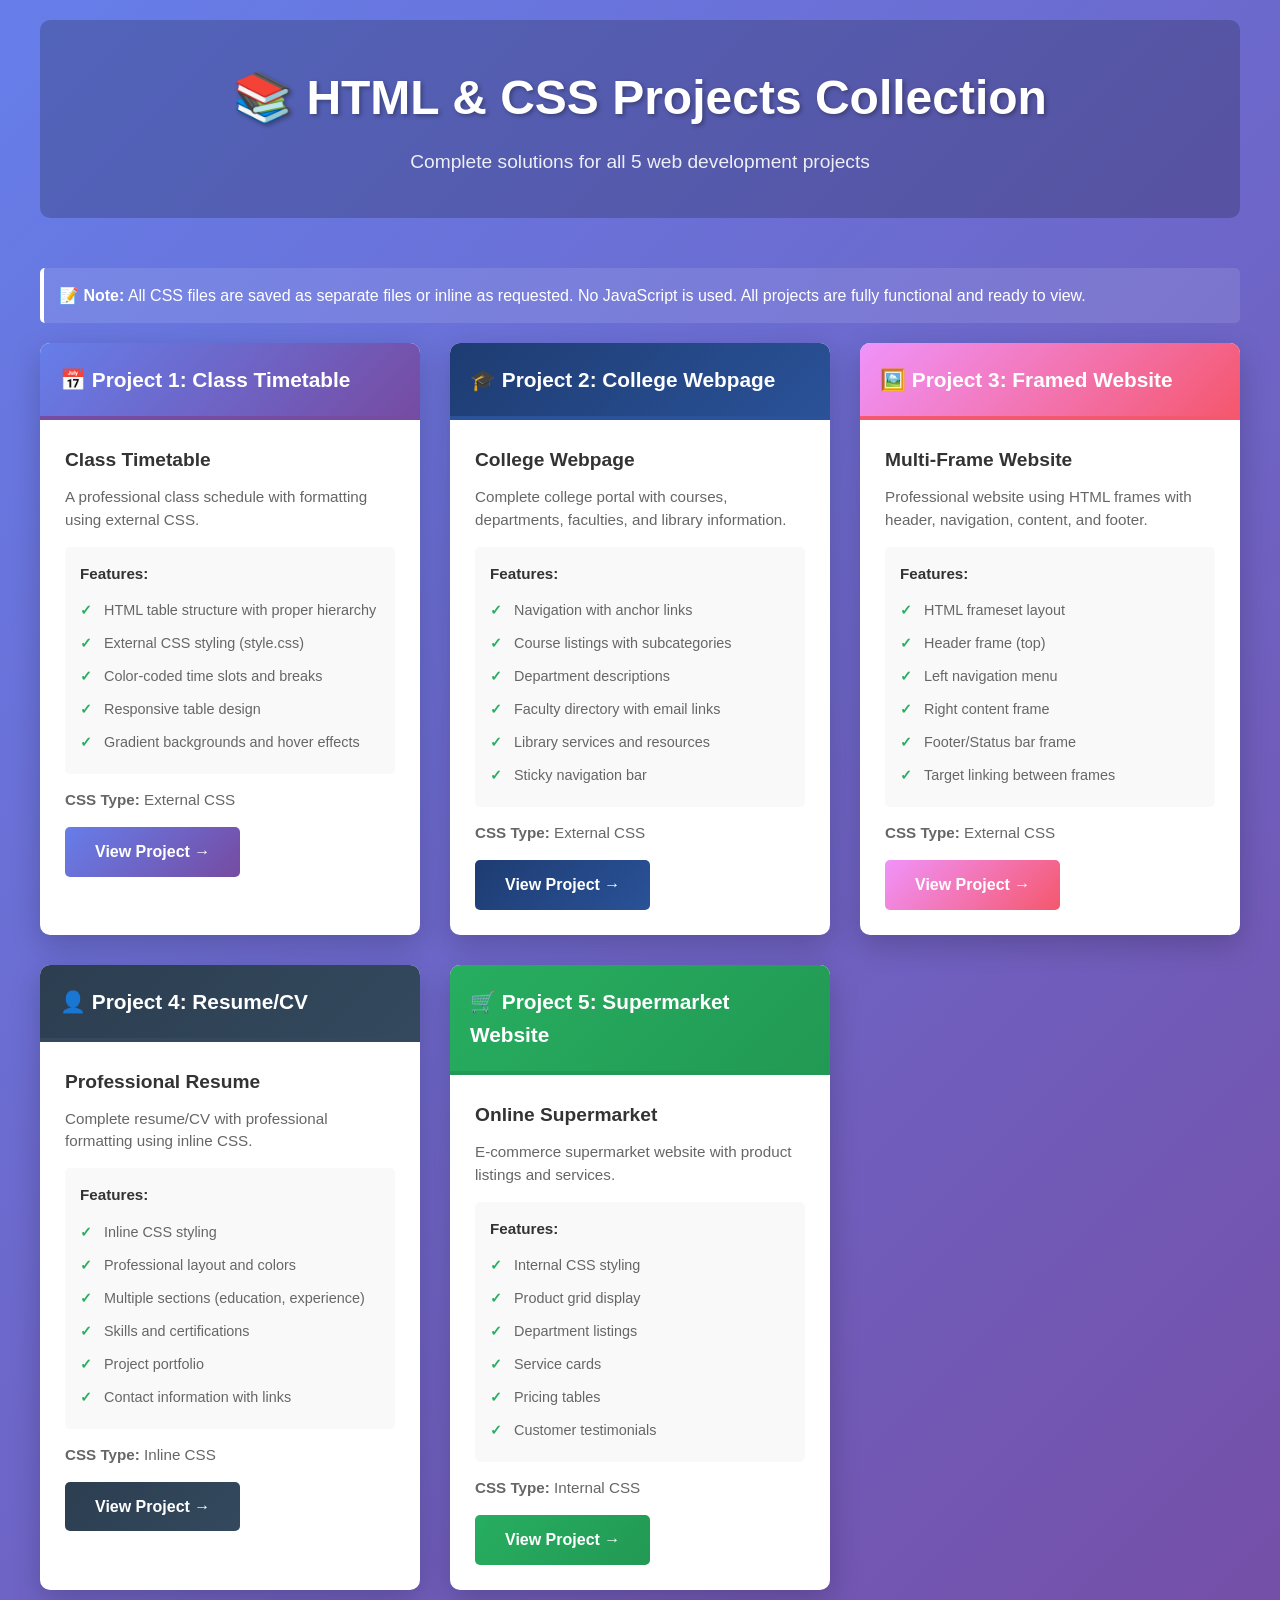
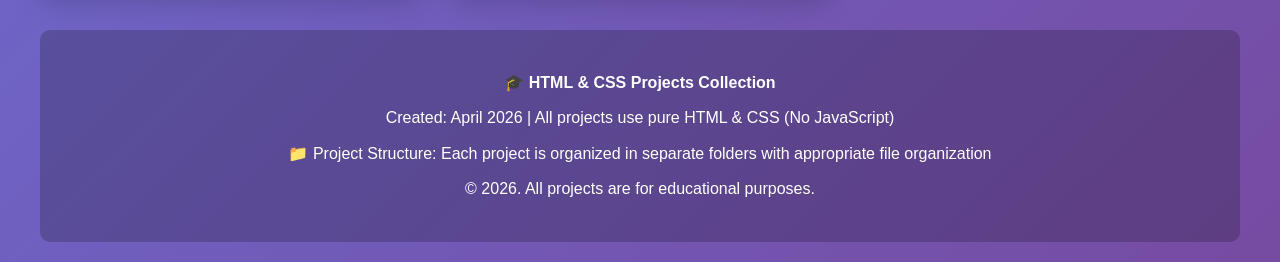
<file: index.html>
<!DOCTYPE html>
<html>
<head>
    <title>HTML & CSS Projects - Complete Collection</title>
    <style>
        * {
            margin: 0;
            padding: 0;
            box-sizing: border-box;
        }

        body {
            font-family: 'Segoe UI', Tahoma, Geneva, Verdana, sans-serif;
            line-height: 1.6;
            color: #333;
            background: linear-gradient(135deg, #667eea 0%, #764ba2 100%);
            min-height: 100vh;
            padding: 20px;
        }

        .container {
            max-width: 1200px;
            margin: 0 auto;
        }

        header {
            text-align: center;
            color: white;
            margin-bottom: 50px;
            padding: 40px 20px;
            background: rgba(0, 0, 0, 0.2);
            border-radius: 10px;
        }

        header h1 {
            font-size: 3em;
            margin-bottom: 10px;
            text-shadow: 2px 2px 4px rgba(0, 0, 0, 0.3);
        }

        header p {
            font-size: 1.2em;
            opacity: 0.9;
        }

        .projects-grid {
            display: grid;
            grid-template-columns: repeat(auto-fit, minmax(300px, 1fr));
            gap: 30px;
            margin-bottom: 40px;
        }

        .project-card {
            background: white;
            border-radius: 10px;
            overflow: hidden;
            box-shadow: 0 10px 30px rgba(0, 0, 0, 0.2);
            transition: transform 0.3s, box-shadow 0.3s;
        }

        .project-card:hover {
            transform: translateY(-5px);
            box-shadow: 0 15px 40px rgba(0, 0, 0, 0.3);
        }

        .project-header {
            padding: 20px;
            color: white;
            font-weight: bold;
            font-size: 1.3em;
            border-bottom: 4px solid;
        }

        .project-1 .project-header {
            background: linear-gradient(135deg, #667eea 0%, #764ba2 100%);
            border-bottom-color: #764ba2;
        }

        .project-2 .project-header {
            background: linear-gradient(135deg, #1e3c72 0%, #2a5298 100%);
            border-bottom-color: #2a5298;
        }

        .project-3 .project-header {
            background: linear-gradient(135deg, #f093fb 0%, #f5576c 100%);
            border-bottom-color: #f5576c;
        }

        .project-4 .project-header {
            background: linear-gradient(135deg, #2c3e50 0%, #34495e 100%);
            border-bottom-color: #34495e;
        }

        .project-5 .project-header {
            background: linear-gradient(135deg, #27ae60 0%, #229954 100%);
            border-bottom-color: #229954;
        }

        .project-content {
            padding: 25px;
        }

        .project-content h3 {
            margin-bottom: 10px;
            color: #333;
            font-size: 1.2em;
        }

        .project-content p {
            color: #666;
            margin-bottom: 15px;
            font-size: 0.95em;
            line-height: 1.5;
        }

        .project-details {
            background-color: #f9f9f9;
            padding: 15px;
            border-radius: 5px;
            margin-bottom: 15px;
        }

        .project-details h4 {
            color: #333;
            margin-bottom: 8px;
            font-size: 0.95em;
        }

        .feature-list {
            list-style: none;
            padding: 0;
            font-size: 0.9em;
        }

        .feature-list li {
            padding: 5px 0;
            color: #666;
        }

        .feature-list li:before {
            content: "✓ ";
            color: #27ae60;
            font-weight: bold;
            margin-right: 8px;
        }

        .btn-visit {
            display: inline-block;
            background: linear-gradient(135deg, #667eea 0%, #764ba2 100%);
            color: white;
            padding: 12px 30px;
            border-radius: 5px;
            text-decoration: none;
            font-weight: bold;
            transition: transform 0.3s, box-shadow 0.3s;
            border: none;
            cursor: pointer;
            font-size: 1em;
        }

        .project-1 .btn-visit {
            background: linear-gradient(135deg, #667eea 0%, #764ba2 100%);
        }

        .project-2 .btn-visit {
            background: linear-gradient(135deg, #1e3c72 0%, #2a5298 100%);
        }

        .project-3 .btn-visit {
            background: linear-gradient(135deg, #f093fb 0%, #f5576c 100%);
        }

        .project-4 .btn-visit {
            background: linear-gradient(135deg, #2c3e50 0%, #34495e 100%);
        }

        .project-5 .btn-visit {
            background: linear-gradient(135deg, #27ae60 0%, #229954 100%);
        }

        .btn-visit:hover {
            transform: scale(1.05);
            box-shadow: 0 5px 15px rgba(0, 0, 0, 0.2);
        }

        footer {
            text-align: center;
            color: white;
            padding: 30px 20px;
            background: rgba(0, 0, 0, 0.2);
            border-radius: 10px;
            margin-top: 40px;
        }

        footer p {
            margin: 10px 0;
        }

        .note {
            background: rgba(255, 255, 255, 0.1);
            border-left: 4px solid white;
            padding: 15px;
            border-radius: 5px;
            color: white;
            margin-bottom: 20px;
        }

        @media (max-width: 768px) {
            header h1 {
                font-size: 2em;
            }

            .projects-grid {
                grid-template-columns: 1fr;
            }
        }
    </style>
</head>
<body>
    <div class="container">
        <header>
            <h1>📚 HTML & CSS Projects Collection</h1>
            <p>Complete solutions for all 5 web development projects</p>
        </header>

        <div class="note">
            <strong>📝 Note:</strong> All CSS files are saved as separate files or inline as requested. No JavaScript is used. All projects are fully functional and ready to view.
        </div>

        <div class="projects-grid">
            <!-- Project 1 -->
            <div class="project-card project-1">
                <div class="project-header">📅 Project 1: Class Timetable</div>
                <div class="project-content">
                    <h3>Class Timetable</h3>
                    <p>A professional class schedule with formatting using external CSS.</p>
                    <div class="project-details">
                        <h4>Features:</h4>
                        <ul class="feature-list">
                            <li>HTML table structure with proper hierarchy</li>
                            <li>External CSS styling (style.css)</li>
                            <li>Color-coded time slots and breaks</li>
                            <li>Responsive table design</li>
                            <li>Gradient backgrounds and hover effects</li>
                        </ul>
                    </div>
                    <p><strong>CSS Type:</strong> External CSS</p>
                    <a href="1_timetable/index.html" class="btn-visit">View Project →</a>
                </div>
            </div>

            <!-- Project 2 -->
            <div class="project-card project-2">
                <div class="project-header">🎓 Project 2: College Webpage</div>
                <div class="project-content">
                    <h3>College Webpage</h3>
                    <p>Complete college portal with courses, departments, faculties, and library information.</p>
                    <div class="project-details">
                        <h4>Features:</h4>
                        <ul class="feature-list">
                            <li>Navigation with anchor links</li>
                            <li>Course listings with subcategories</li>
                            <li>Department descriptions</li>
                            <li>Faculty directory with email links</li>
                            <li>Library services and resources</li>
                            <li>Sticky navigation bar</li>
                        </ul>
                    </div>
                    <p><strong>CSS Type:</strong> External CSS</p>
                    <a href="2_college_webpage/index.html" class="btn-visit">View Project →</a>
                </div>
            </div>

            <!-- Project 3 -->
            <div class="project-card project-3">
                <div class="project-header">🖼️ Project 3: Framed Website</div>
                <div class="project-content">
                    <h3>Multi-Frame Website</h3>
                    <p>Professional website using HTML frames with header, navigation, content, and footer.</p>
                    <div class="project-details">
                        <h4>Features:</h4>
                        <ul class="feature-list">
                            <li>HTML frameset layout</li>
                            <li>Header frame (top)</li>
                            <li>Left navigation menu</li>
                            <li>Right content frame</li>
                            <li>Footer/Status bar frame</li>
                            <li>Target linking between frames</li>
                        </ul>
                    </div>
                    <p><strong>CSS Type:</strong> External CSS</p>
                    <a href="3_framed_website/index.html" class="btn-visit">View Project →</a>
                </div>
            </div>

            <!-- Project 4 -->
            <div class="project-card project-4">
                <div class="project-header">👤 Project 4: Resume/CV</div>
                <div class="project-content">
                    <h3>Professional Resume</h3>
                    <p>Complete resume/CV with professional formatting using inline CSS.</p>
                    <div class="project-details">
                        <h4>Features:</h4>
                        <ul class="feature-list">
                            <li>Inline CSS styling</li>
                            <li>Professional layout and colors</li>
                            <li>Multiple sections (education, experience)</li>
                            <li>Skills and certifications</li>
                            <li>Project portfolio</li>
                            <li>Contact information with links</li>
                        </ul>
                    </div>
                    <p><strong>CSS Type:</strong> Inline CSS</p>
                    <a href="4_resume_cv/index.html" class="btn-visit">View Project →</a>
                </div>
            </div>

            <!-- Project 5 -->
            <div class="project-card project-5">
                <div class="project-header">🛒 Project 5: Supermarket Website</div>
                <div class="project-content">
                    <h3>Online Supermarket</h3>
                    <p>E-commerce supermarket website with product listings and services.</p>
                    <div class="project-details">
                        <h4>Features:</h4>
                        <ul class="feature-list">
                            <li>Internal CSS styling</li>
                            <li>Product grid display</li>
                            <li>Department listings</li>
                            <li>Service cards</li>
                            <li>Pricing tables</li>
                            <li>Customer testimonials</li>
                        </ul>
                    </div>
                    <p><strong>CSS Type:</strong> Internal CSS</p>
                    <a href="5_supermarket/index.html" class="btn-visit">View Project →</a>
                </div>
            </div>
        </div>

        <footer>
            <p><strong>🎓 HTML & CSS Projects Collection</strong></p>
            <p>Created: April 2026 | All projects use pure HTML & CSS (No JavaScript)</p>
            <p>📁 Project Structure: Each project is organized in separate folders with appropriate file organization</p>
            <p>&copy; 2026. All projects are for educational purposes.</p>
        </footer>
    </div>
</body>
</html>
</file>
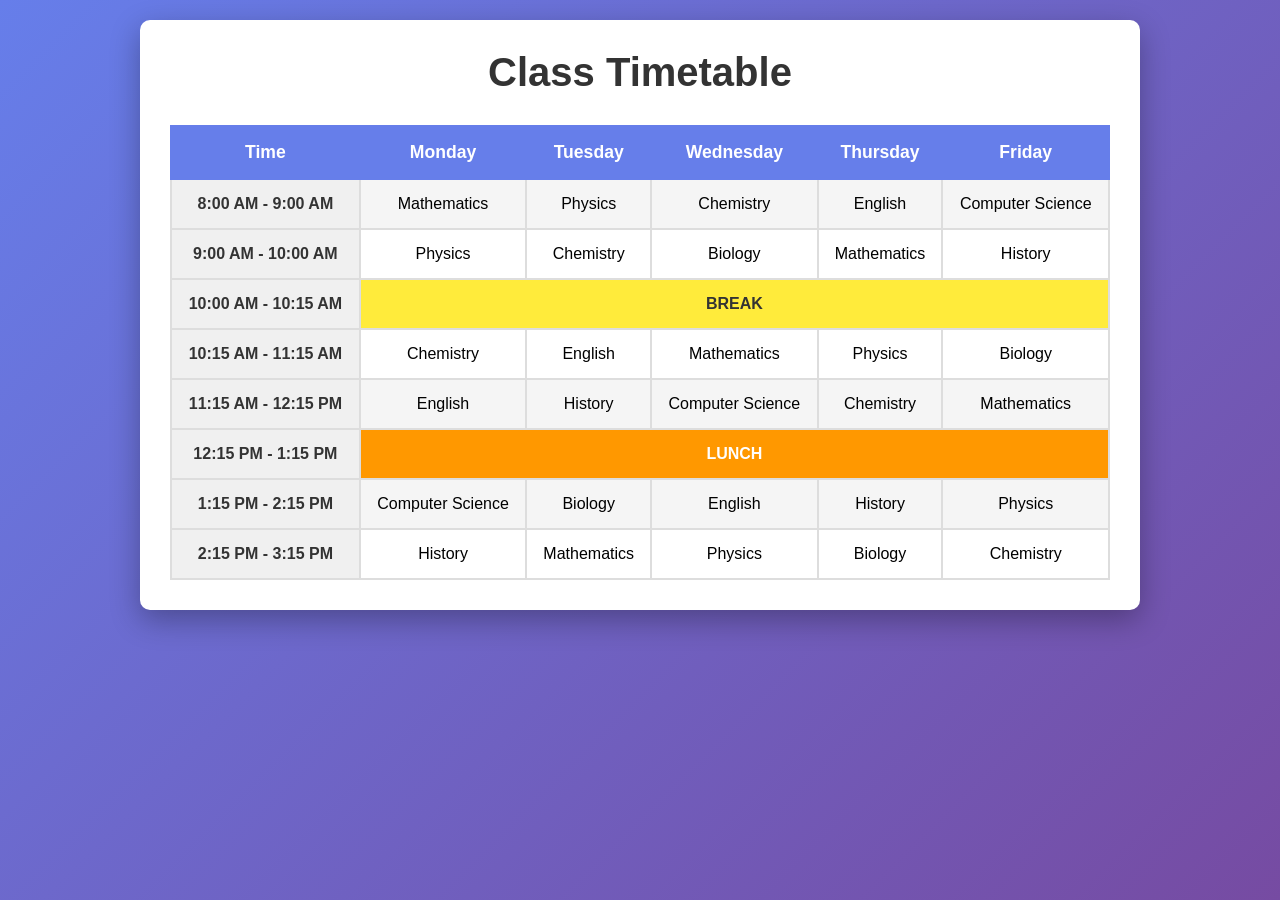
<file: 1_timetable/index.html>
<!DOCTYPE html>
<html>
<head>
    <title>Class Timetable</title>
    <link rel="stylesheet" href="style.css">
</head>
<body>
    <div class="container">
        <h1>Class Timetable</h1>
        <table class="timetable">
            <thead>
                <tr>
                    <th>Time</th>
                    <th>Monday</th>
                    <th>Tuesday</th>
                    <th>Wednesday</th>
                    <th>Thursday</th>
                    <th>Friday</th>
                </tr>
            </thead>
            <tbody>
                <tr>
                    <td class="time">8:00 AM - 9:00 AM</td>
                    <td>Mathematics</td>
                    <td>Physics</td>
                    <td>Chemistry</td>
                    <td>English</td>
                    <td>Computer Science</td>
                </tr>
                <tr>
                    <td class="time">9:00 AM - 10:00 AM</td>
                    <td>Physics</td>
                    <td>Chemistry</td>
                    <td>Biology</td>
                    <td>Mathematics</td>
                    <td>History</td>
                </tr>
                <tr>
                    <td class="time">10:00 AM - 10:15 AM</td>
                    <td colspan="5" class="break">BREAK</td>
                </tr>
                <tr>
                    <td class="time">10:15 AM - 11:15 AM</td>
                    <td>Chemistry</td>
                    <td>English</td>
                    <td>Mathematics</td>
                    <td>Physics</td>
                    <td>Biology</td>
                </tr>
                <tr>
                    <td class="time">11:15 AM - 12:15 PM</td>
                    <td>English</td>
                    <td>History</td>
                    <td>Computer Science</td>
                    <td>Chemistry</td>
                    <td>Mathematics</td>
                </tr>
                <tr>
                    <td class="time">12:15 PM - 1:15 PM</td>
                    <td colspan="5" class="lunch">LUNCH</td>
                </tr>
                <tr>
                    <td class="time">1:15 PM - 2:15 PM</td>
                    <td>Computer Science</td>
                    <td>Biology</td>
                    <td>English</td>
                    <td>History</td>
                    <td>Physics</td>
                </tr>
                <tr>
                    <td class="time">2:15 PM - 3:15 PM</td>
                    <td>History</td>
                    <td>Mathematics</td>
                    <td>Physics</td>
                    <td>Biology</td>
                    <td>Chemistry</td>
                </tr>
            </tbody>
        </table>
    </div>
</body>
</html>
</file>
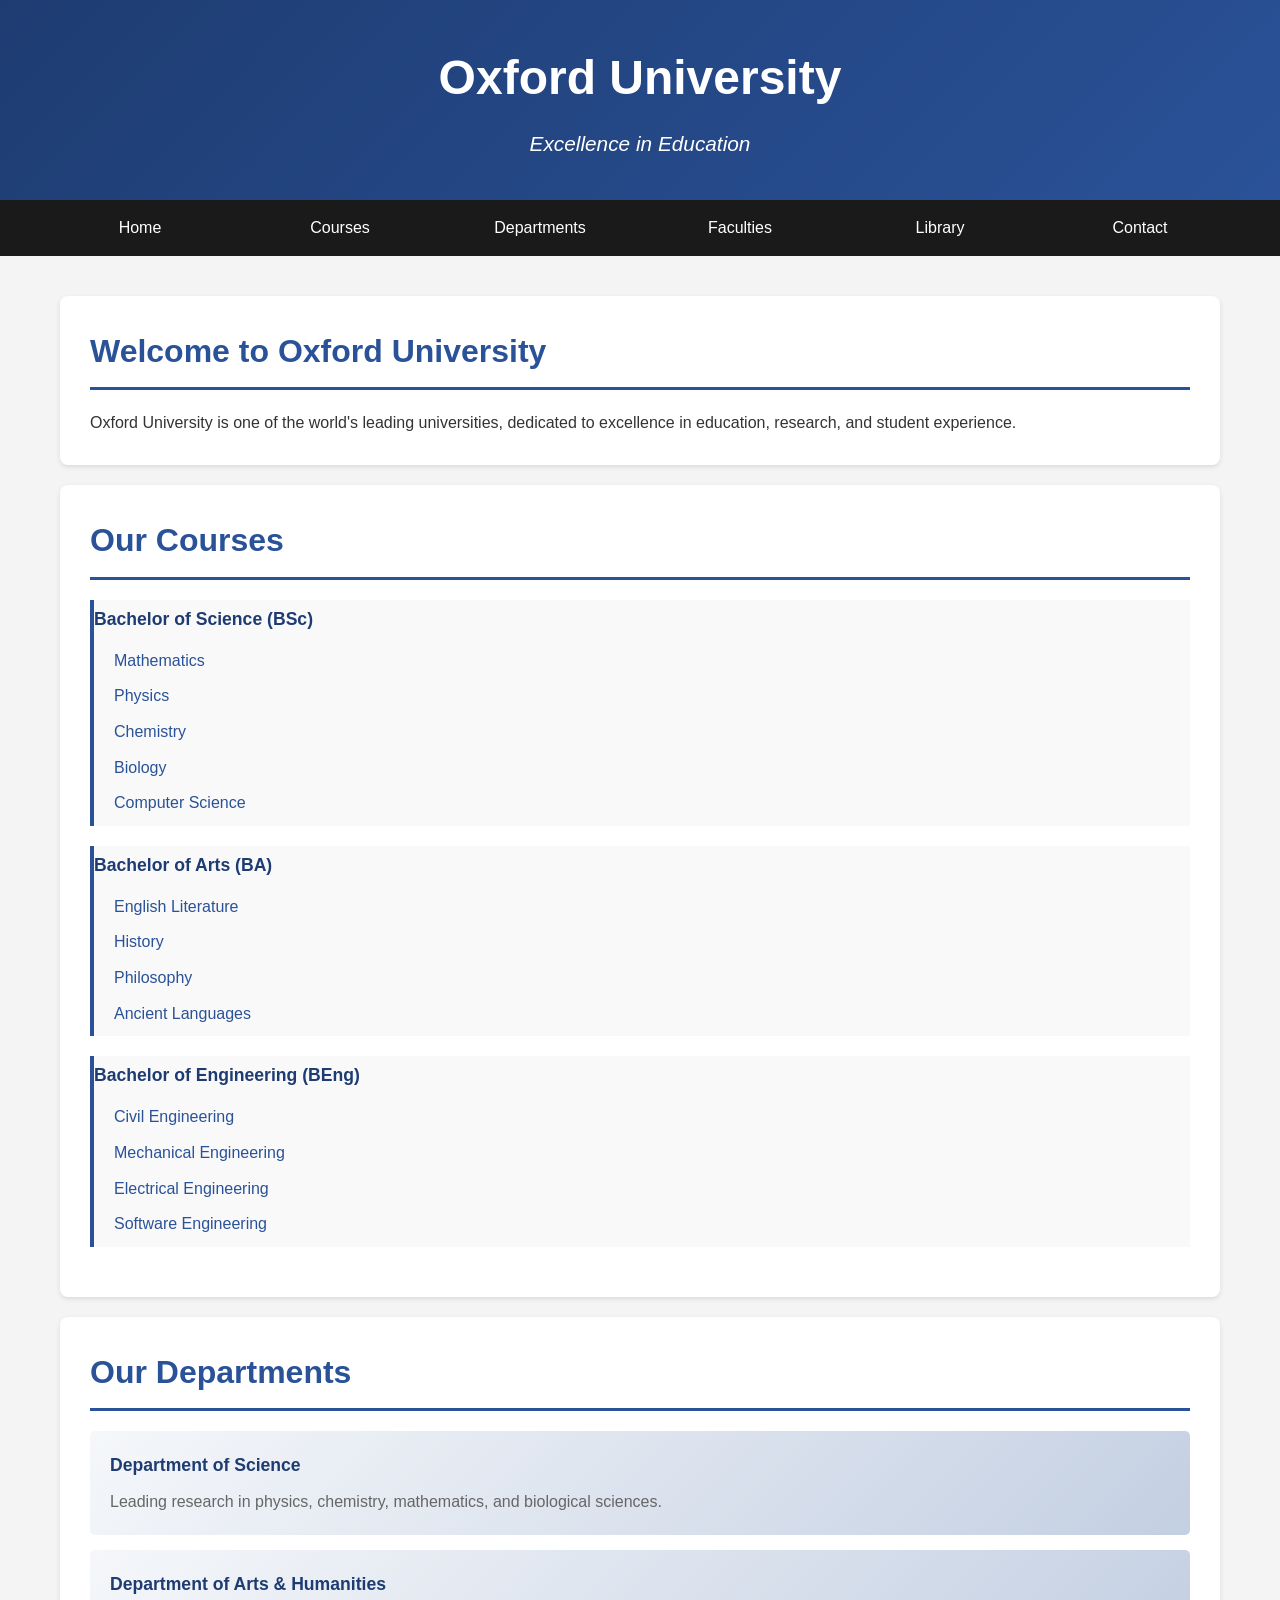
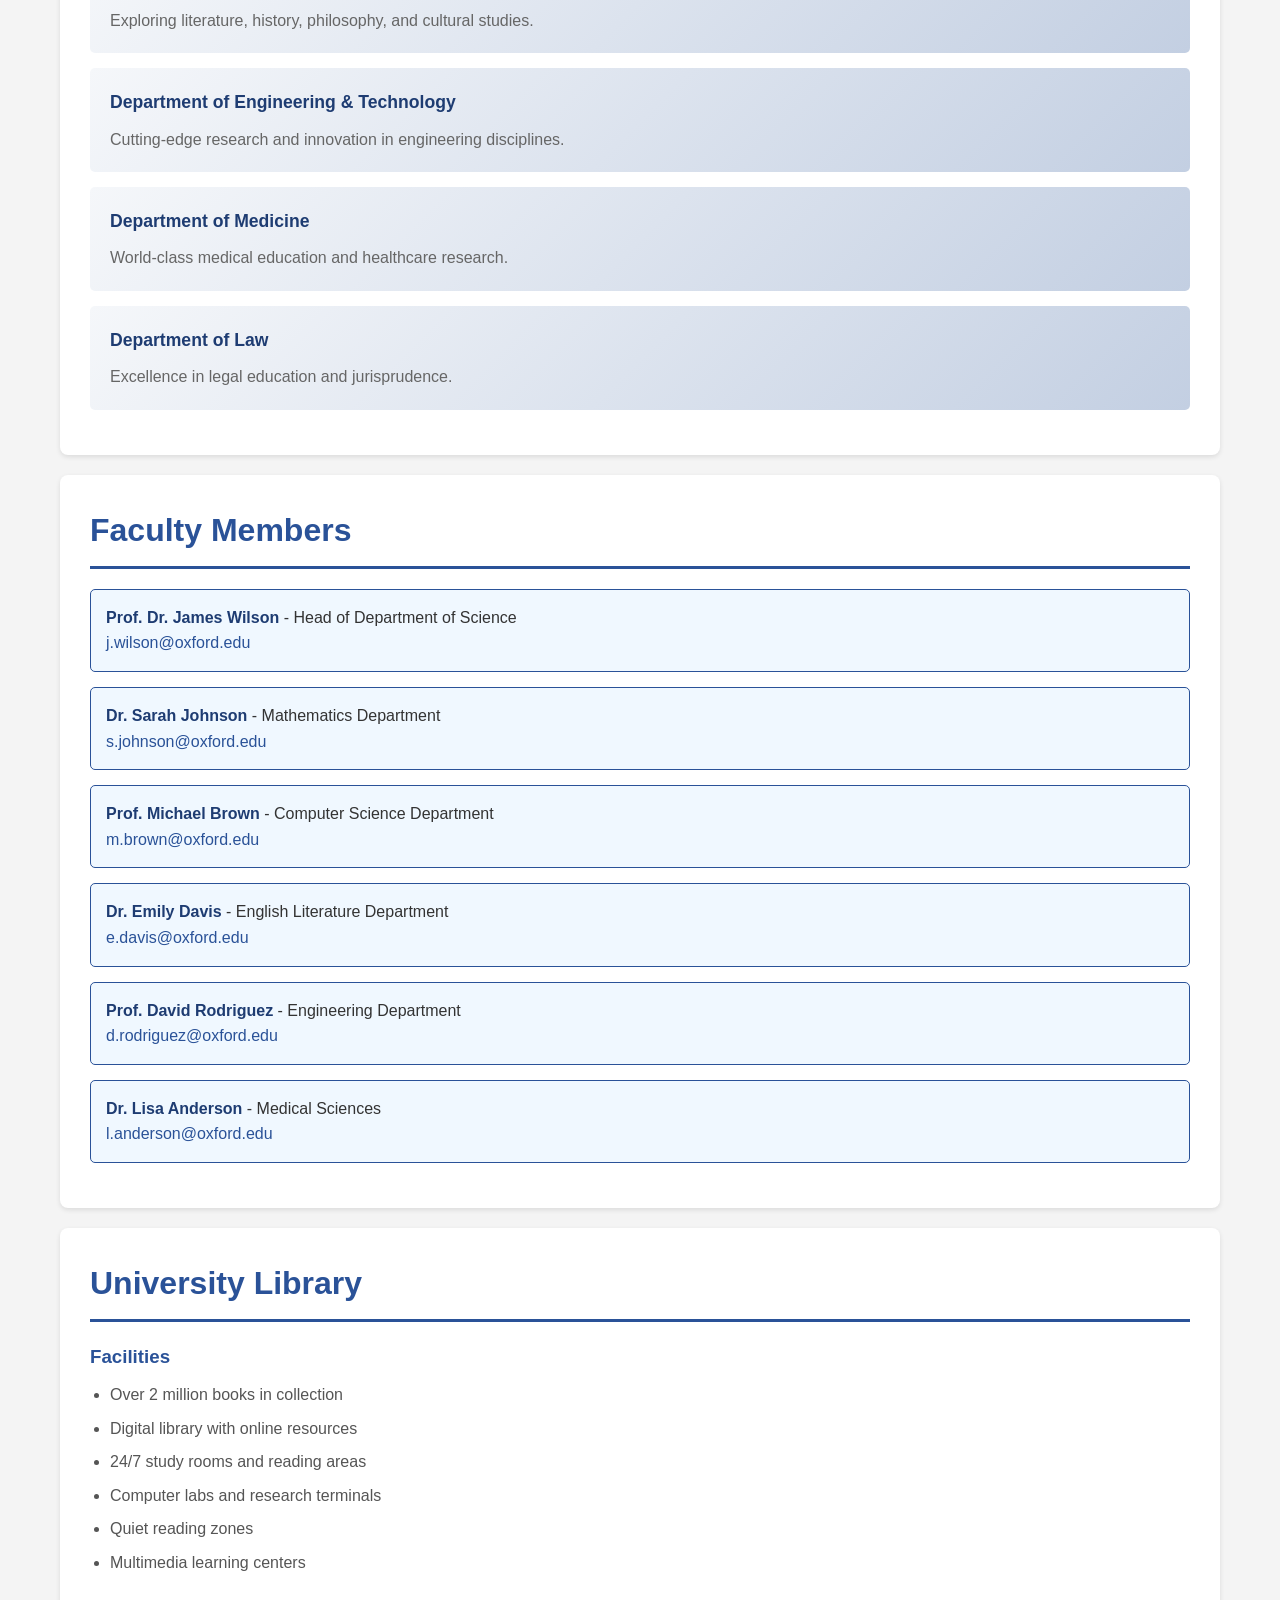
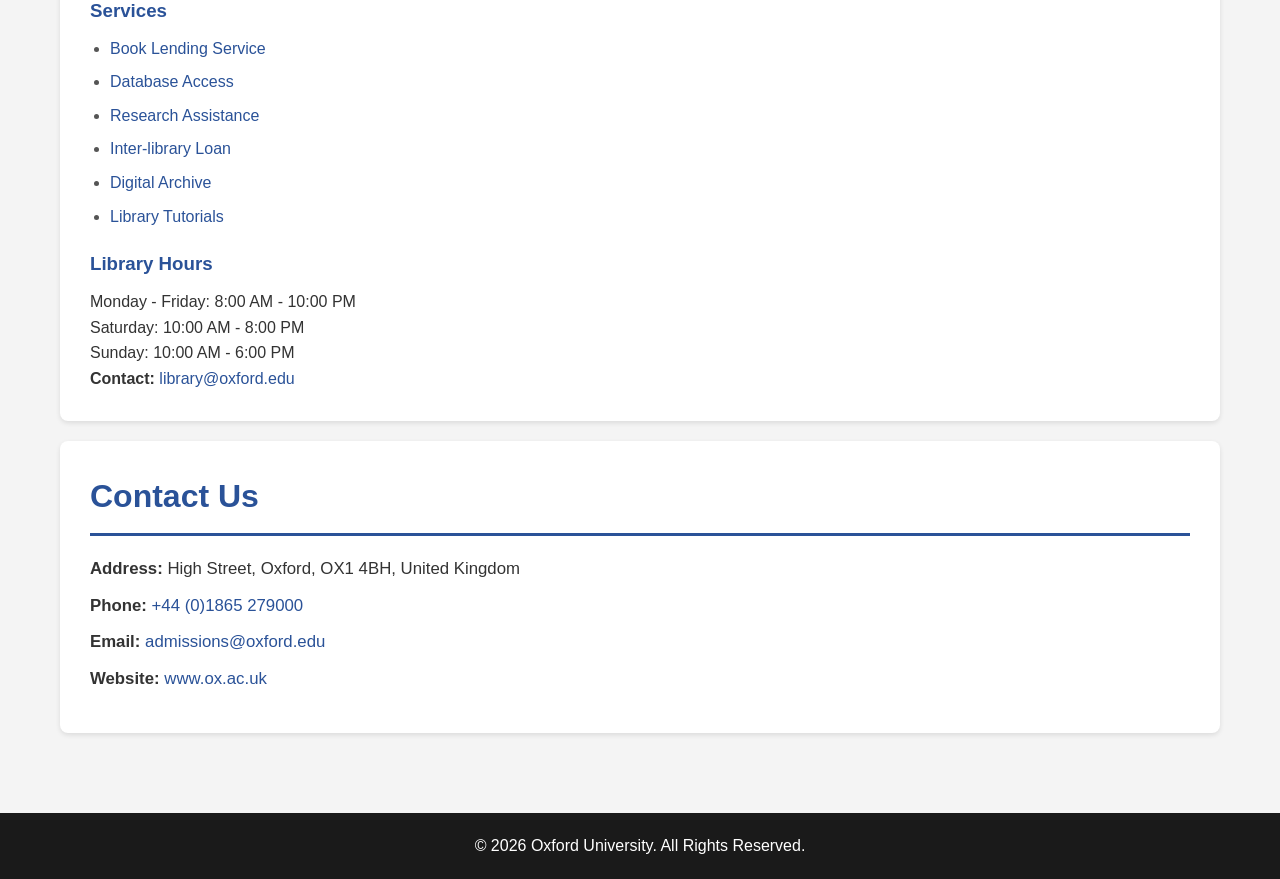
<file: 2_college_webpage/index.html>
<!DOCTYPE html>
<html>
<head>
    <title>Oxford University - Welcome</title>
    <link rel="stylesheet" href="style.css">
</head>
<body>
    <header>
        <div class="logo">
            <h1>Oxford University</h1>
            <p>Excellence in Education</p>
        </div>
    </header>

    <nav class="navbar">
        <ul>
            <li><a href="#home">Home</a></li>
            <li><a href="#courses">Courses</a></li>
            <li><a href="#departments">Departments</a></li>
            <li><a href="#faculties">Faculties</a></li>
            <li><a href="#library">Library</a></li>
            <li><a href="#contact">Contact</a></li>
        </ul>
    </nav>

    <div class="container">
        <section id="home" class="section">
            <h2>Welcome to Oxford University</h2>
            <p>Oxford University is one of the world's leading universities, dedicated to excellence in education, research, and student experience.</p>
        </section>

        <section id="courses" class="section">
            <h2>Our Courses</h2>
            <ul class="course-list">
                <li>
                    <strong>Bachelor of Science (BSc)</strong>
                    <ul>
                        <li><a href="#">Mathematics</a></li>
                        <li><a href="#">Physics</a></li>
                        <li><a href="#">Chemistry</a></li>
                        <li><a href="#">Biology</a></li>
                        <li><a href="#">Computer Science</a></li>
                    </ul>
                </li>
                <li>
                    <strong>Bachelor of Arts (BA)</strong>
                    <ul>
                        <li><a href="#">English Literature</a></li>
                        <li><a href="#">History</a></li>
                        <li><a href="#">Philosophy</a></li>
                        <li><a href="#">Ancient Languages</a></li>
                    </ul>
                </li>
                <li>
                    <strong>Bachelor of Engineering (BEng)</strong>
                    <ul>
                        <li><a href="#">Civil Engineering</a></li>
                        <li><a href="#">Mechanical Engineering</a></li>
                        <li><a href="#">Electrical Engineering</a></li>
                        <li><a href="#">Software Engineering</a></li>
                    </ul>
                </li>
            </ul>
        </section>

        <section id="departments" class="section">
            <h2>Our Departments</h2>
            <ul class="dept-list">
                <li>
                    <strong>Department of Science</strong>
                    <p>Leading research in physics, chemistry, mathematics, and biological sciences.</p>
                </li>
                <li>
                    <strong>Department of Arts & Humanities</strong>
                    <p>Exploring literature, history, philosophy, and cultural studies.</p>
                </li>
                <li>
                    <strong>Department of Engineering & Technology</strong>
                    <p>Cutting-edge research and innovation in engineering disciplines.</p>
                </li>
                <li>
                    <strong>Department of Medicine</strong>
                    <p>World-class medical education and healthcare research.</p>
                </li>
                <li>
                    <strong>Department of Law</strong>
                    <p>Excellence in legal education and jurisprudence.</p>
                </li>
            </ul>
        </section>

        <section id="faculties" class="section">
            <h2>Faculty Members</h2>
            <ul class="faculty-list">
                <li>
                    <strong>Prof. Dr. James Wilson</strong> - Head of Department of Science
                    <br><a href="mailto:j.wilson@oxford.edu">j.wilson@oxford.edu</a>
                </li>
                <li>
                    <strong>Dr. Sarah Johnson</strong> - Mathematics Department
                    <br><a href="mailto:s.johnson@oxford.edu">s.johnson@oxford.edu</a>
                </li>
                <li>
                    <strong>Prof. Michael Brown</strong> - Computer Science Department
                    <br><a href="mailto:m.brown@oxford.edu">m.brown@oxford.edu</a>
                </li>
                <li>
                    <strong>Dr. Emily Davis</strong> - English Literature Department
                    <br><a href="mailto:e.davis@oxford.edu">e.davis@oxford.edu</a>
                </li>
                <li>
                    <strong>Prof. David Rodriguez</strong> - Engineering Department
                    <br><a href="mailto:d.rodriguez@oxford.edu">d.rodriguez@oxford.edu</a>
                </li>
                <li>
                    <strong>Dr. Lisa Anderson</strong> - Medical Sciences
                    <br><a href="mailto:l.anderson@oxford.edu">l.anderson@oxford.edu</a>
                </li>
            </ul>
        </section>

        <section id="library" class="section">
            <h2>University Library</h2>
            <div class="library-info">
                <h3>Facilities</h3>
                <ul>
                    <li>Over 2 million books in collection</li>
                    <li>Digital library with online resources</li>
                    <li>24/7 study rooms and reading areas</li>
                    <li>Computer labs and research terminals</li>
                    <li>Quiet reading zones</li>
                    <li>Multimedia learning centers</li>
                </ul>

                <h3>Services</h3>
                <ul>
                    <li><a href="#">Book Lending Service</a></li>
                    <li><a href="#">Database Access</a></li>
                    <li><a href="#">Research Assistance</a></li>
                    <li><a href="#">Inter-library Loan</a></li>
                    <li><a href="#">Digital Archive</a></li>
                    <li><a href="#">Library Tutorials</a></li>
                </ul>

                <h3>Library Hours</h3>
                <p>Monday - Friday: 8:00 AM - 10:00 PM</p>
                <p>Saturday: 10:00 AM - 8:00 PM</p>
                <p>Sunday: 10:00 AM - 6:00 PM</p>
                <p><strong>Contact:</strong> <a href="mailto:library@oxford.edu">library@oxford.edu</a></p>
            </div>
        </section>

        <section id="contact" class="section">
            <h2>Contact Us</h2>
            <div class="contact-info">
                <p><strong>Address:</strong> High Street, Oxford, OX1 4BH, United Kingdom</p>
                <p><strong>Phone:</strong> <a href="tel:+441865279000">+44 (0)1865 279000</a></p>
                <p><strong>Email:</strong> <a href="mailto:admissions@oxford.edu">admissions@oxford.edu</a></p>
                <p><strong>Website:</strong> <a href="https://www.ox.ac.uk" target="_blank">www.ox.ac.uk</a></p>
            </div>
        </section>
    </div>

    <footer>
        <p>&copy; 2026 Oxford University. All Rights Reserved.</p>
    </footer>
</body>
</html>
</file>
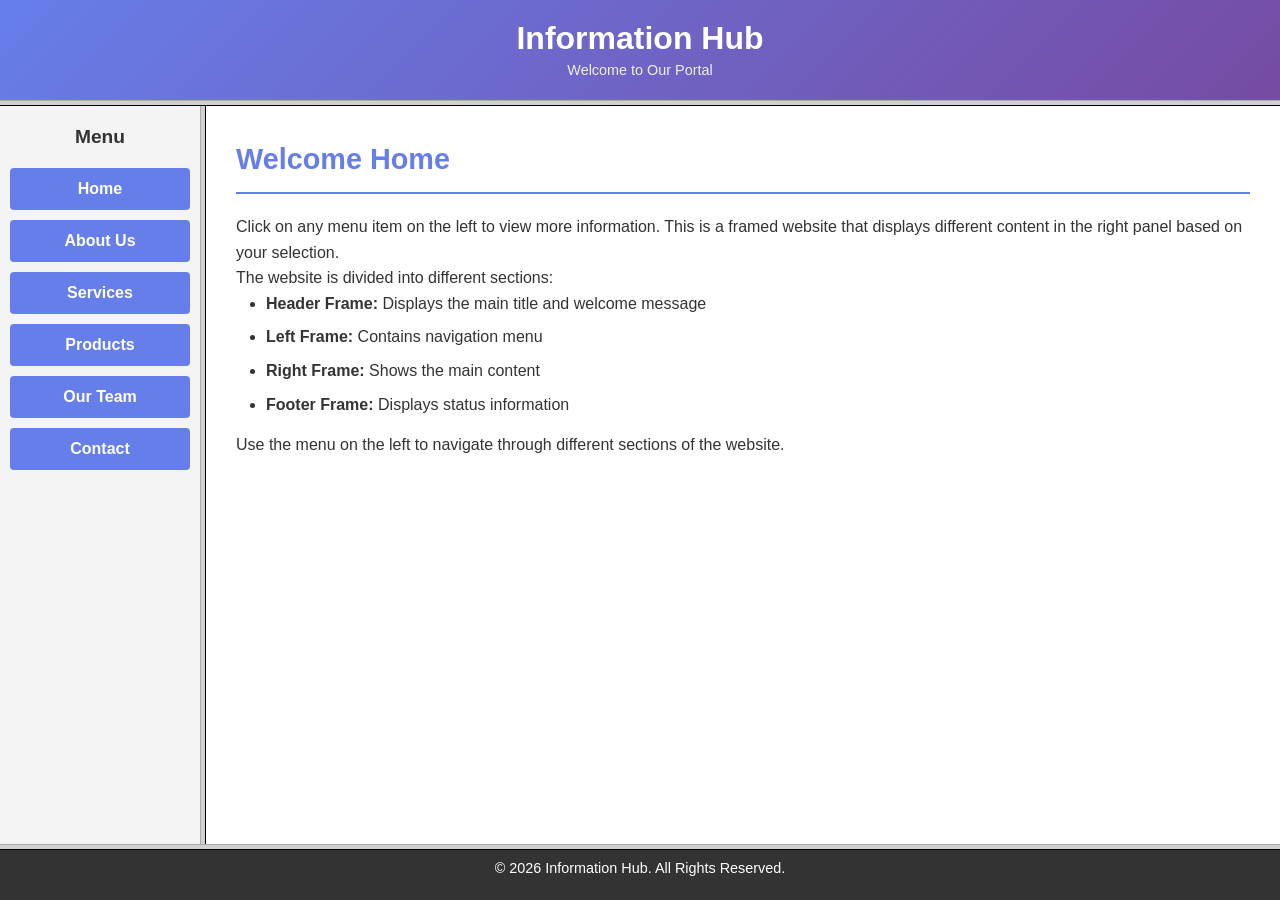
<file: 3_framed_website/index.html>
<!DOCTYPE html>
<html>
<head>
    <title>Framed Website - Home</title>
</head>
<frameset rows="100,*,50">
    <frame name="header" src="header.html" noresize>
    <frameset cols="200,*">
        <frame name="left" src="left.html" noresize>
        <frame name="right" src="home.html">
    </frameset>
    <frame name="status" src="footer.html" noresize>
</frameset>
<noframes>
    <body>
        <p>This page uses frames, but your browser does not support them.</p>
        <p><a href="home.html">Go to Home Page</a></p>
    </body>
</noframes>
</html>
</file>
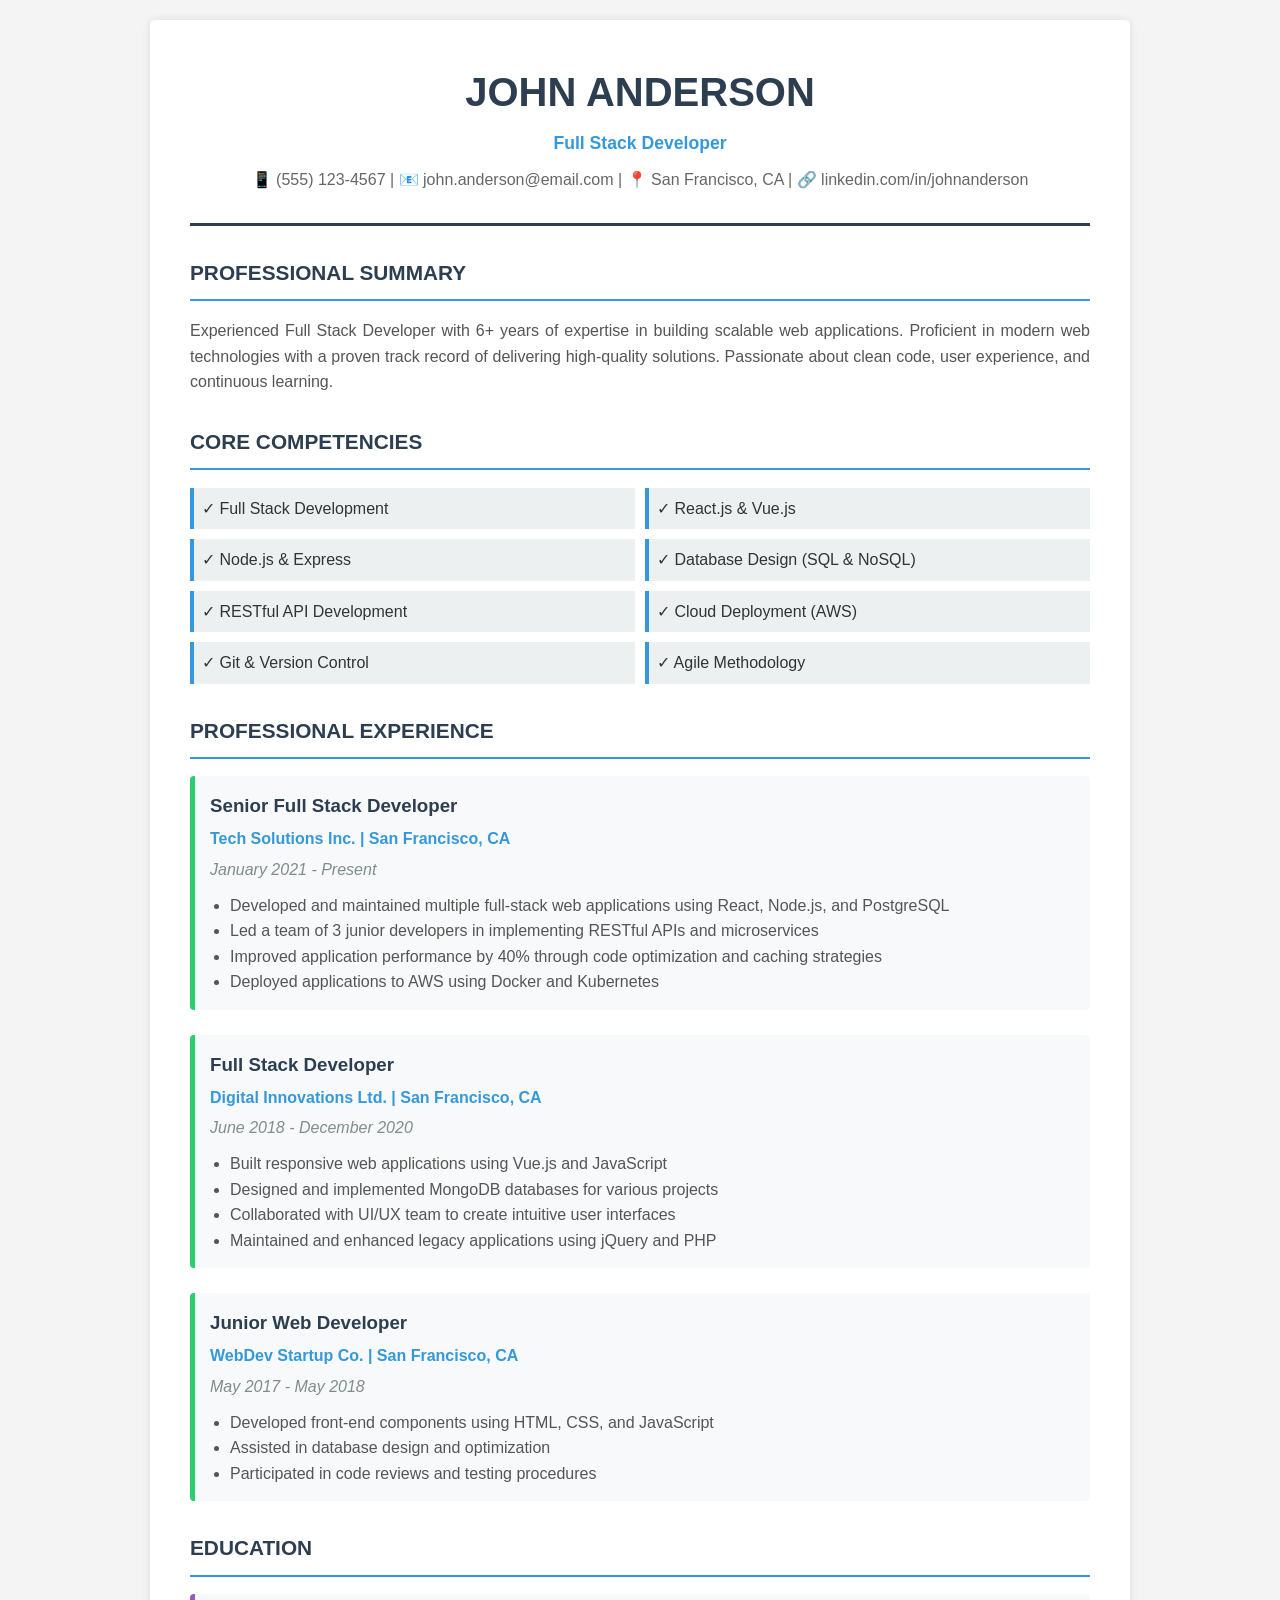
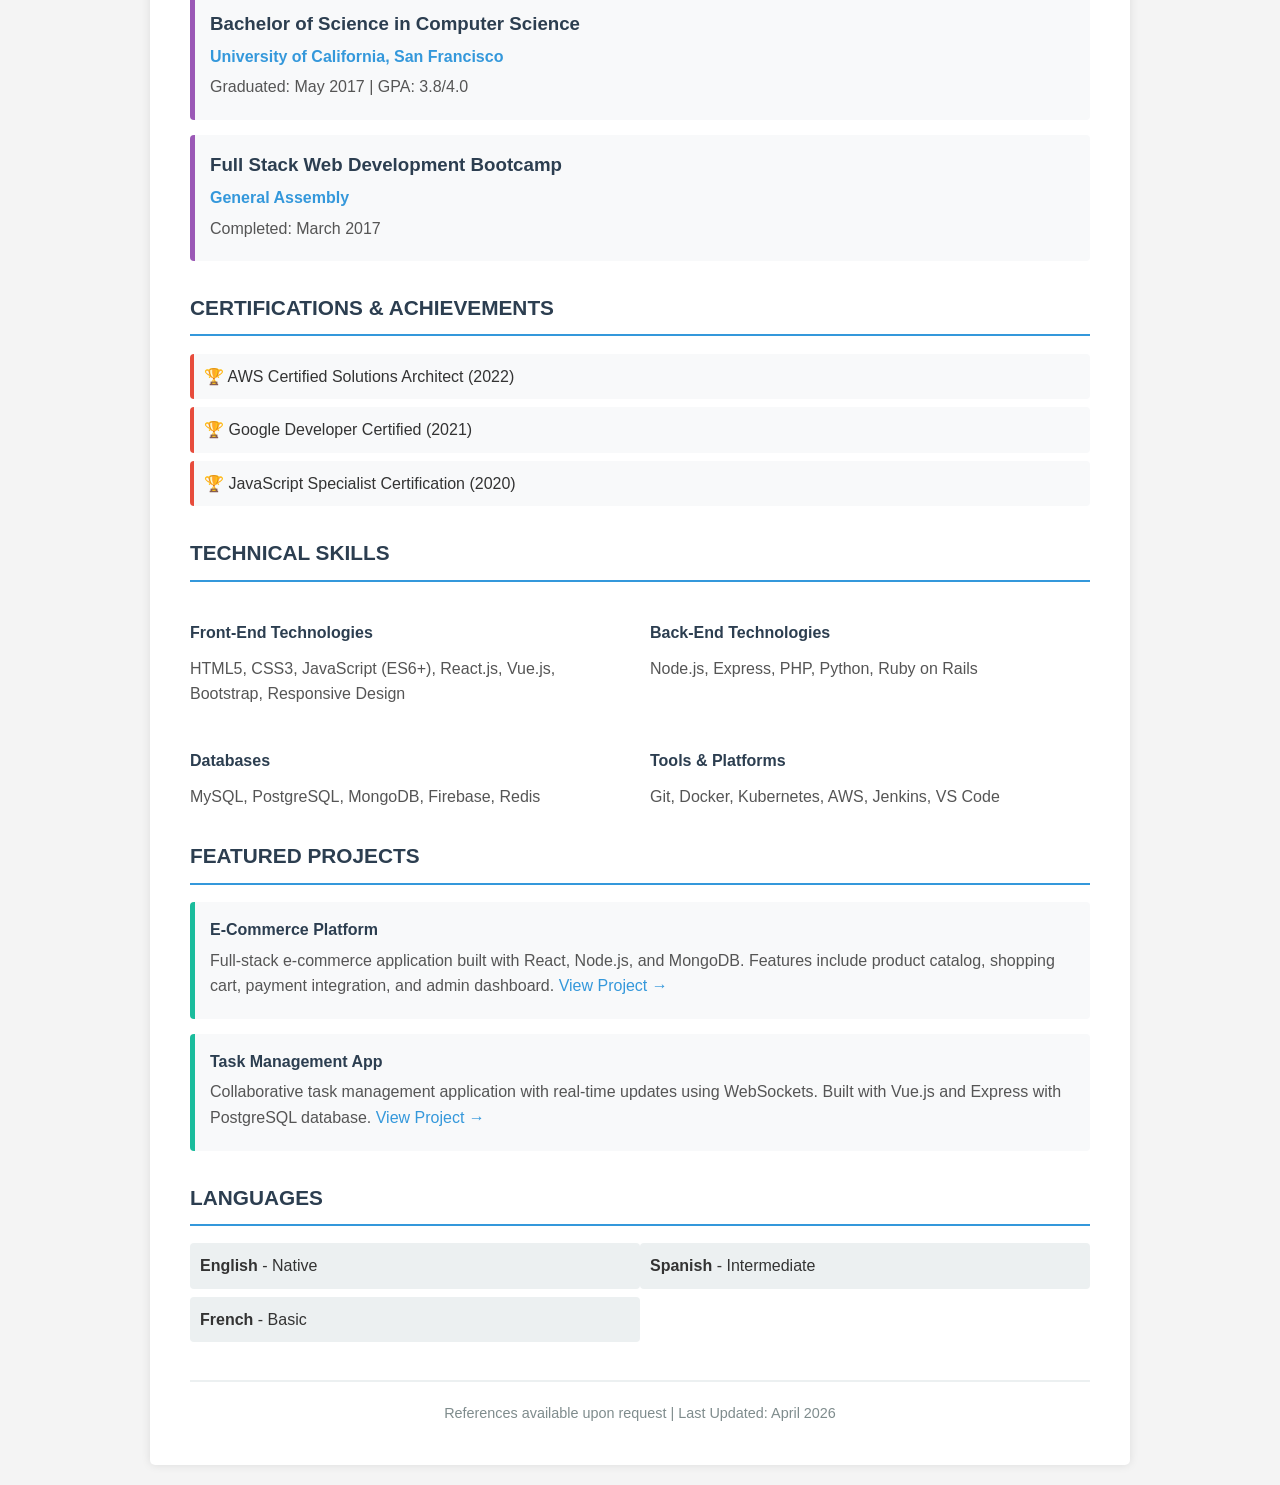
<file: 4_resume_cv/index.html>
<!DOCTYPE html>
<html>
<head>
    <title>Resume - John Anderson</title>
</head>
<body style="font-family: 'Segoe UI', Tahoma, Geneva, Verdana, sans-serif; line-height: 1.6; color: #333; background-color: #f4f4f4; margin: 0; padding: 20px;">
    <div style="max-width: 900px; margin: 0 auto; background-color: white; padding: 40px; box-shadow: 0 0 10px rgba(0, 0, 0, 0.1); border-radius: 5px;">
        
        <!-- Header Section -->
        <div style="text-align: center; border-bottom: 3px solid #2c3e50; padding-bottom: 20px; margin-bottom: 30px;">
            <h1 style="margin: 0; font-size: 2.5em; color: #2c3e50;">JOHN ANDERSON</h1>
            <p style="margin: 5px 0; font-size: 1.1em; color: #3498db;"><strong>Full Stack Developer</strong></p>
            <p style="margin: 10px 0; color: #666;">📱 (555) 123-4567 | 📧 john.anderson@email.com | 📍 San Francisco, CA | 🔗 linkedin.com/in/johnanderson</p>
        </div>

        <!-- Professional Summary -->
        <div style="margin-bottom: 30px;">
            <h2 style="color: #2c3e50; border-bottom: 2px solid #3498db; padding-bottom: 10px; font-size: 1.3em;">PROFESSIONAL SUMMARY</h2>
            <p style="color: #555; text-align: justify;">Experienced Full Stack Developer with 6+ years of expertise in building scalable web applications. Proficient in modern web technologies with a proven track record of delivering high-quality solutions. Passionate about clean code, user experience, and continuous learning.</p>
        </div>

        <!-- Core Competencies -->
        <div style="margin-bottom: 30px;">
            <h2 style="color: #2c3e50; border-bottom: 2px solid #3498db; padding-bottom: 10px; font-size: 1.3em;">CORE COMPETENCIES</h2>
            <ul style="display: grid; grid-template-columns: 1fr 1fr; gap: 10px; list-style: none; padding: 0;">
                <li style="padding: 8px; background-color: #ecf0f1; border-left: 4px solid #3498db;">✓ Full Stack Development</li>
                <li style="padding: 8px; background-color: #ecf0f1; border-left: 4px solid #3498db;">✓ React.js & Vue.js</li>
                <li style="padding: 8px; background-color: #ecf0f1; border-left: 4px solid #3498db;">✓ Node.js & Express</li>
                <li style="padding: 8px; background-color: #ecf0f1; border-left: 4px solid #3498db;">✓ Database Design (SQL & NoSQL)</li>
                <li style="padding: 8px; background-color: #ecf0f1; border-left: 4px solid #3498db;">✓ RESTful API Development</li>
                <li style="padding: 8px; background-color: #ecf0f1; border-left: 4px solid #3498db;">✓ Cloud Deployment (AWS)</li>
                <li style="padding: 8px; background-color: #ecf0f1; border-left: 4px solid #3498db;">✓ Git & Version Control</li>
                <li style="padding: 8px; background-color: #ecf0f1; border-left: 4px solid #3498db;">✓ Agile Methodology</li>
            </ul>
        </div>

        <!-- Professional Experience -->
        <div style="margin-bottom: 30px;">
            <h2 style="color: #2c3e50; border-bottom: 2px solid #3498db; padding-bottom: 10px; font-size: 1.3em;">PROFESSIONAL EXPERIENCE</h2>
            
            <div style="margin-bottom: 25px; padding: 15px; background-color: #f8f9fa; border-left: 5px solid #2ecc71; border-radius: 4px;">
                <h3 style="margin: 0 0 5px 0; color: #2c3e50;">Senior Full Stack Developer</h3>
                <p style="margin: 0; color: #3498db; font-weight: bold;">Tech Solutions Inc. | San Francisco, CA</p>
                <p style="margin: 5px 0 10px 0; color: #7f8c8d; font-style: italic;">January 2021 - Present</p>
                <ul style="margin: 0; padding-left: 20px; color: #555;">
                    <li>Developed and maintained multiple full-stack web applications using React, Node.js, and PostgreSQL</li>
                    <li>Led a team of 3 junior developers in implementing RESTful APIs and microservices</li>
                    <li>Improved application performance by 40% through code optimization and caching strategies</li>
                    <li>Deployed applications to AWS using Docker and Kubernetes</li>
                </ul>
            </div>

            <div style="margin-bottom: 25px; padding: 15px; background-color: #f8f9fa; border-left: 5px solid #2ecc71; border-radius: 4px;">
                <h3 style="margin: 0 0 5px 0; color: #2c3e50;">Full Stack Developer</h3>
                <p style="margin: 0; color: #3498db; font-weight: bold;">Digital Innovations Ltd. | San Francisco, CA</p>
                <p style="margin: 5px 0 10px 0; color: #7f8c8d; font-style: italic;">June 2018 - December 2020</p>
                <ul style="margin: 0; padding-left: 20px; color: #555;">
                    <li>Built responsive web applications using Vue.js and JavaScript</li>
                    <li>Designed and implemented MongoDB databases for various projects</li>
                    <li>Collaborated with UI/UX team to create intuitive user interfaces</li>
                    <li>Maintained and enhanced legacy applications using jQuery and PHP</li>
                </ul>
            </div>

            <div style="padding: 15px; background-color: #f8f9fa; border-left: 5px solid #2ecc71; border-radius: 4px;">
                <h3 style="margin: 0 0 5px 0; color: #2c3e50;">Junior Web Developer</h3>
                <p style="margin: 0; color: #3498db; font-weight: bold;">WebDev Startup Co. | San Francisco, CA</p>
                <p style="margin: 5px 0 10px 0; color: #7f8c8d; font-style: italic;">May 2017 - May 2018</p>
                <ul style="margin: 0; padding-left: 20px; color: #555;">
                    <li>Developed front-end components using HTML, CSS, and JavaScript</li>
                    <li>Assisted in database design and optimization</li>
                    <li>Participated in code reviews and testing procedures</li>
                </ul>
            </div>
        </div>

        <!-- Education -->
        <div style="margin-bottom: 30px;">
            <h2 style="color: #2c3e50; border-bottom: 2px solid #3498db; padding-bottom: 10px; font-size: 1.3em;">EDUCATION</h2>
            
            <div style="margin-bottom: 15px; padding: 15px; background-color: #f8f9fa; border-left: 5px solid #9b59b6; border-radius: 4px;">
                <h3 style="margin: 0 0 5px 0; color: #2c3e50;">Bachelor of Science in Computer Science</h3>
                <p style="margin: 0; color: #3498db; font-weight: bold;">University of California, San Francisco</p>
                <p style="margin: 5px 0; color: #555;">Graduated: May 2017 | GPA: 3.8/4.0</p>
            </div>

            <div style="padding: 15px; background-color: #f8f9fa; border-left: 5px solid #9b59b6; border-radius: 4px;">
                <h3 style="margin: 0 0 5px 0; color: #2c3e50;">Full Stack Web Development Bootcamp</h3>
                <p style="margin: 0; color: #3498db; font-weight: bold;">General Assembly</p>
                <p style="margin: 5px 0; color: #555;">Completed: March 2017</p>
            </div>
        </div>

        <!-- Certifications & Skills -->
        <div style="margin-bottom: 30px;">
            <h2 style="color: #2c3e50; border-bottom: 2px solid #3498db; padding-bottom: 10px; font-size: 1.3em;">CERTIFICATIONS & ACHIEVEMENTS</h2>
            <ul style="list-style: none; padding: 0;">
                <li style="padding: 10px; margin-bottom: 8px; background-color: #f8f9fa; border-left: 4px solid #e74c3c; border-radius: 4px;">🏆 AWS Certified Solutions Architect (2022)</li>
                <li style="padding: 10px; margin-bottom: 8px; background-color: #f8f9fa; border-left: 4px solid #e74c3c; border-radius: 4px;">🏆 Google Developer Certified (2021)</li>
                <li style="padding: 10px; background-color: #f8f9fa; border-left: 4px solid #e74c3c; border-radius: 4px;">🏆 JavaScript Specialist Certification (2020)</li>
            </ul>
        </div>

        <!-- Technical Skills -->
        <div style="margin-bottom: 30px;">
            <h2 style="color: #2c3e50; border-bottom: 2px solid #3498db; padding-bottom: 10px; font-size: 1.3em;">TECHNICAL SKILLS</h2>
            <div style="display: grid; grid-template-columns: 1fr 1fr; gap: 20px;">
                <div>
                    <h4 style="color: #2c3e50; margin-bottom: 10px;">Front-End Technologies</h4>
                    <p style="margin: 0; color: #555;">HTML5, CSS3, JavaScript (ES6+), React.js, Vue.js, Bootstrap, Responsive Design</p>
                </div>
                <div>
                    <h4 style="color: #2c3e50; margin-bottom: 10px;">Back-End Technologies</h4>
                    <p style="margin: 0; color: #555;">Node.js, Express, PHP, Python, Ruby on Rails</p>
                </div>
                <div>
                    <h4 style="color: #2c3e50; margin-bottom: 10px;">Databases</h4>
                    <p style="margin: 0; color: #555;">MySQL, PostgreSQL, MongoDB, Firebase, Redis</p>
                </div>
                <div>
                    <h4 style="color: #2c3e50; margin-bottom: 10px;">Tools & Platforms</h4>
                    <p style="margin: 0; color: #555;">Git, Docker, Kubernetes, AWS, Jenkins, VS Code</p>
                </div>
            </div>
        </div>

        <!-- Projects -->
        <div style="margin-bottom: 30px;">
            <h2 style="color: #2c3e50; border-bottom: 2px solid #3498db; padding-bottom: 10px; font-size: 1.3em;">FEATURED PROJECTS</h2>
            
            <div style="margin-bottom: 15px; padding: 15px; background-color: #f8f9fa; border-left: 5px solid #1abc9c; border-radius: 4px;">
                <h4 style="margin: 0 0 5px 0; color: #2c3e50;">E-Commerce Platform</h4>
                <p style="margin: 5px 0; color: #555;">Full-stack e-commerce application built with React, Node.js, and MongoDB. Features include product catalog, shopping cart, payment integration, and admin dashboard. <a href="#" style="color: #3498db; text-decoration: none;">View Project →</a></p>
            </div>

            <div style="padding: 15px; background-color: #f8f9fa; border-left: 5px solid #1abc9c; border-radius: 4px;">
                <h4 style="margin: 0 0 5px 0; color: #2c3e50;">Task Management App</h4>
                <p style="margin: 5px 0; color: #555;">Collaborative task management application with real-time updates using WebSockets. Built with Vue.js and Express with PostgreSQL database. <a href="#" style="color: #3498db; text-decoration: none;">View Project →</a></p>
            </div>
        </div>

        <!-- Languages -->
        <div style="margin-bottom: 30px;">
            <h2 style="color: #2c3e50; border-bottom: 2px solid #3498db; padding-bottom: 10px; font-size: 1.3em;">LANGUAGES</h2>
            <ul style="list-style: none; padding: 0; display: grid; grid-template-columns: 1fr 1fr;">
                <li style="padding: 10px; background-color: #ecf0f1; margin-bottom: 8px; border-radius: 4px;"><strong>English</strong> - Native</li>
                <li style="padding: 10px; background-color: #ecf0f1; margin-bottom: 8px; border-radius: 4px;"><strong>Spanish</strong> - Intermediate</li>
                <li style="padding: 10px; background-color: #ecf0f1; margin-bottom: 8px; border-radius: 4px;"><strong>French</strong> - Basic</li>
            </ul>
        </div>

        <!-- Footer -->
        <div style="text-align: center; border-top: 2px solid #ecf0f1; padding-top: 20px; color: #7f8c8d; font-size: 0.9em;">
            <p style="margin: 0;">References available upon request | Last Updated: April 2026</p>
        </div>
    </div>
</body>
</html>
</file>
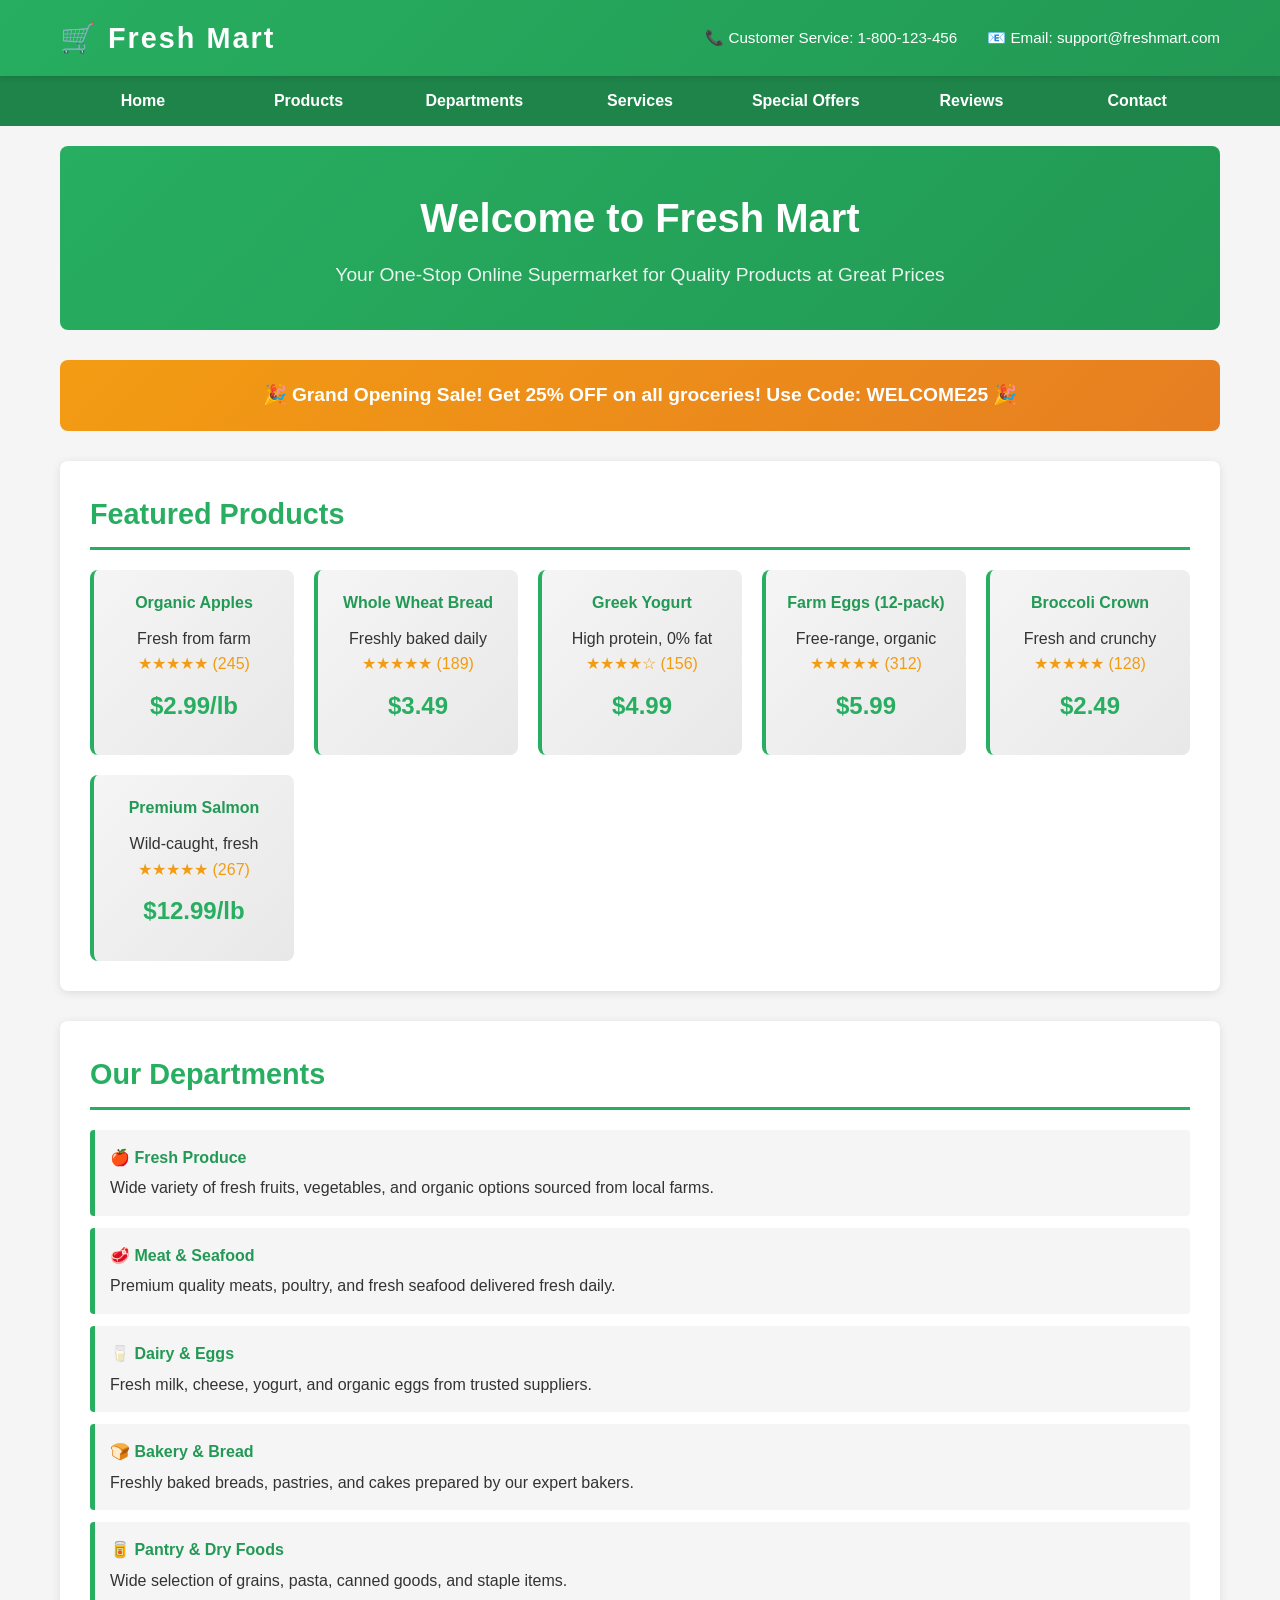
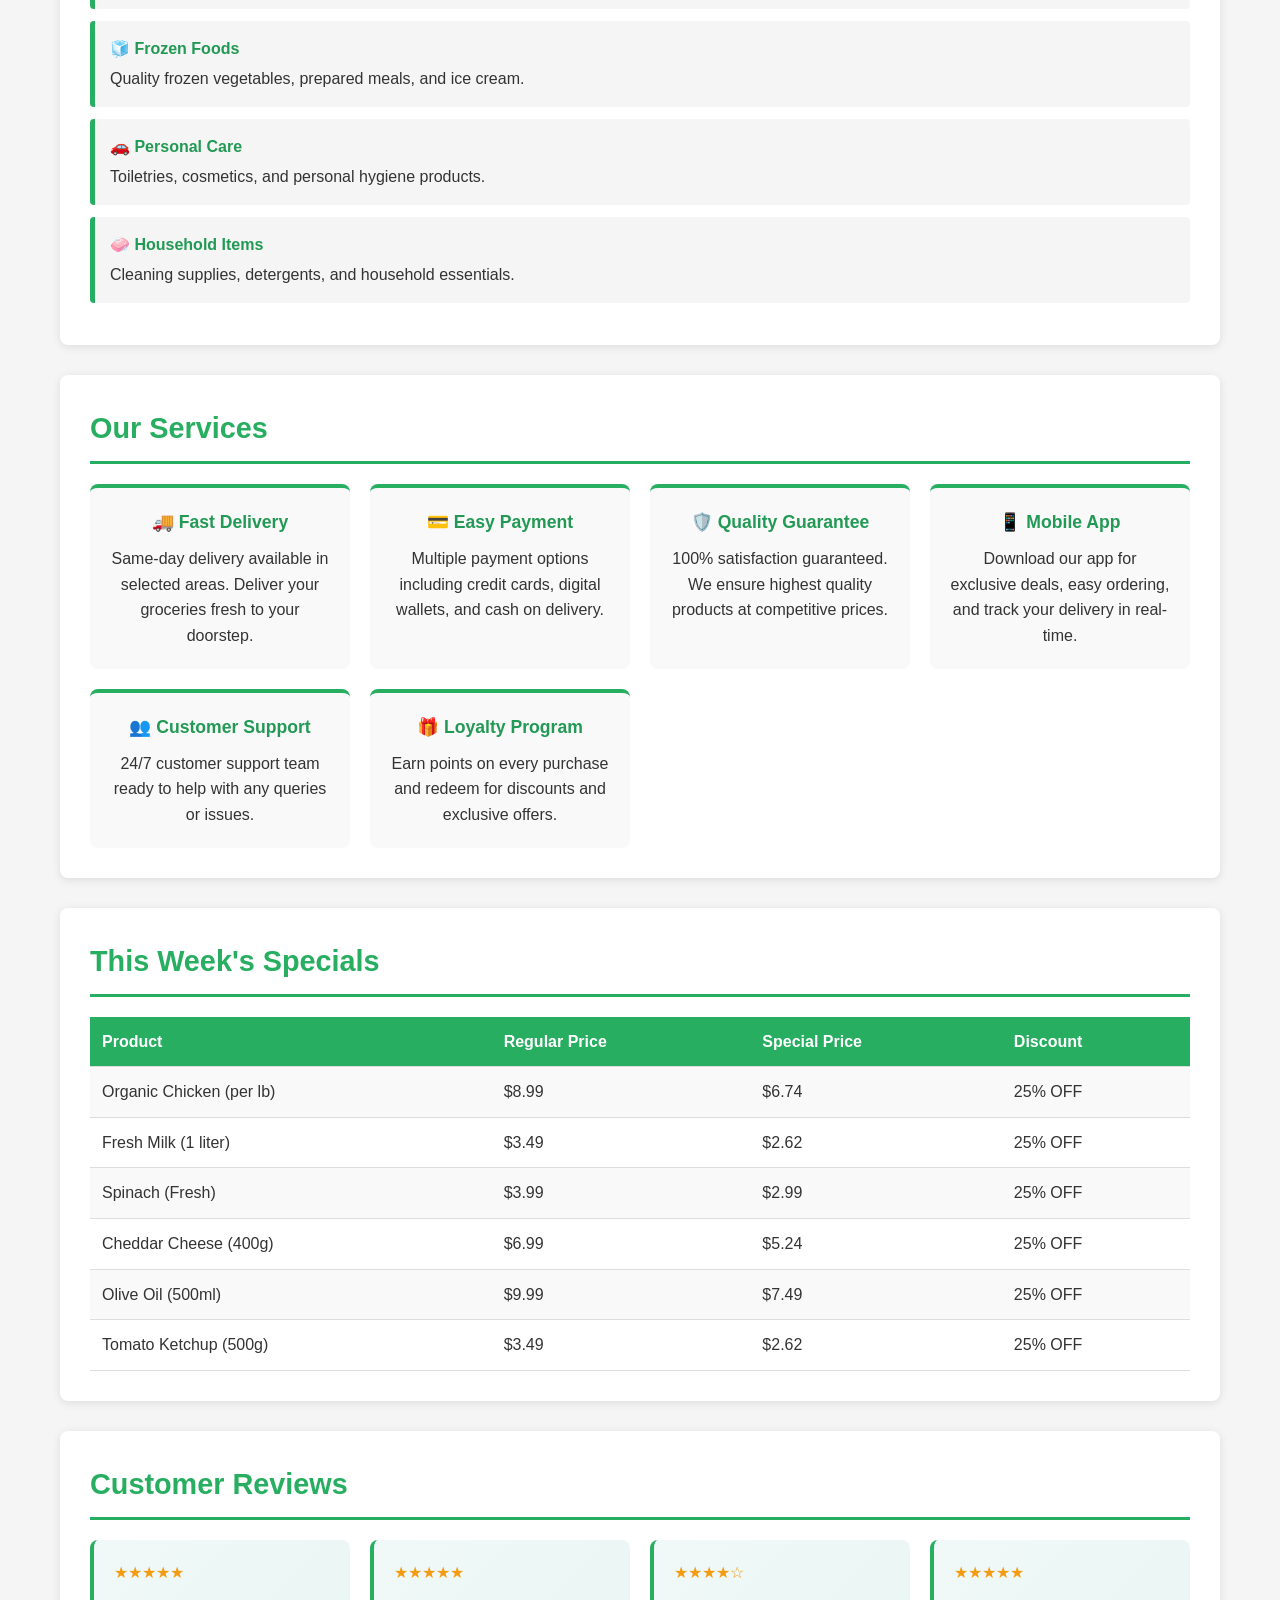
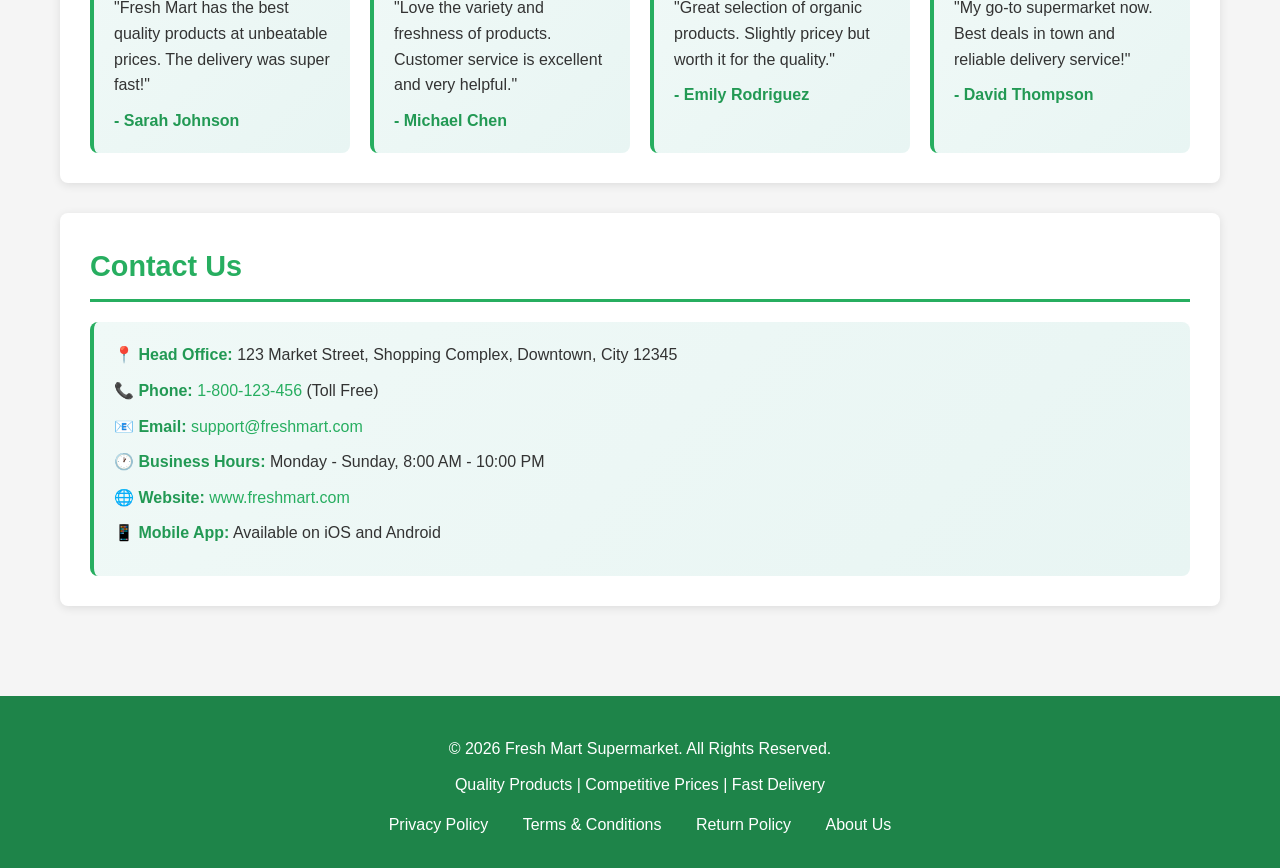
<file: 5_supermarket/index.html>
<!DOCTYPE html>
<html>
<head>
    <title>Fresh Mart - Online Supermarket</title>
    <style>
        * {
            margin: 0;
            padding: 0;
            box-sizing: border-box;
        }

        body {
            font-family: 'Segoe UI', Tahoma, Geneva, Verdana, sans-serif;
            line-height: 1.6;
            color: #333;
            background-color: #f5f5f5;
        }

        /* Header & Navigation */
        header {
            background: linear-gradient(135deg, #27ae60 0%, #229954 100%);
            color: white;
            padding: 15px 0;
            position: sticky;
            top: 0;
            z-index: 100;
            box-shadow: 0 2px 5px rgba(0, 0, 0, 0.1);
        }

        .header-container {
            max-width: 1200px;
            margin: 0 auto;
            padding: 0 20px;
            display: flex;
            justify-content: space-between;
            align-items: center;
        }

        .logo {
            font-size: 1.8em;
            font-weight: bold;
            letter-spacing: 2px;
        }

        .header-info {
            display: flex;
            gap: 30px;
            align-items: center;
        }

        .header-info p {
            margin: 0;
            font-size: 0.95em;
        }

        .contact-link {
            color: white;
            text-decoration: none;
            transition: color 0.3s;
        }

        .contact-link:hover {
            color: #ffd700;
        }

        /* Navigation Menu */
        nav {
            background-color: #1e8449;
            padding: 0;
        }

        nav ul {
            list-style: none;
            max-width: 1200px;
            margin: 0 auto;
            padding: 0 20px;
            display: flex;
            flex-wrap: wrap;
        }

        nav li {
            flex: 1;
            min-width: 150px;
        }

        nav a {
            display: block;
            color: white;
            padding: 12px 15px;
            text-decoration: none;
            text-align: center;
            transition: background-color 0.3s;
            font-weight: bold;
        }

        nav a:hover {
            background-color: #27ae60;
        }

        /* Main Container */
        .container {
            max-width: 1200px;
            margin: 0 auto;
            padding: 20px;
        }

        /* Hero Section */
        .hero {
            background: linear-gradient(135deg, #27ae60 0%, #229954 100%);
            color: white;
            padding: 40px 20px;
            text-align: center;
            border-radius: 8px;
            margin-bottom: 30px;
        }

        .hero h1 {
            font-size: 2.5em;
            margin-bottom: 10px;
        }

        .hero p {
            font-size: 1.2em;
            opacity: 0.9;
        }

        /* Section Styling */
        section {
            background-color: white;
            padding: 30px;
            margin-bottom: 30px;
            border-radius: 8px;
            box-shadow: 0 2px 10px rgba(0, 0, 0, 0.1);
        }

        h2 {
            color: #27ae60;
            margin-bottom: 20px;
            font-size: 1.8em;
            border-bottom: 3px solid #27ae60;
            padding-bottom: 10px;
        }

        h3 {
            color: #229954;
            margin-top: 20px;
            margin-bottom: 15px;
        }

        /* Product Grid */
        .products-grid {
            display: grid;
            grid-template-columns: repeat(auto-fit, minmax(200px, 1fr));
            gap: 20px;
            margin-top: 20px;
        }

        .product-card {
            background: linear-gradient(135deg, #f5f5f5 0%, #e8e8e8 100%);
            padding: 20px;
            border-radius: 8px;
            text-align: center;
            border-left: 4px solid #27ae60;
            transition: transform 0.3s, box-shadow 0.3s;
        }

        .product-card:hover {
            transform: translateY(-5px);
            box-shadow: 0 5px 15px rgba(39, 174, 96, 0.3);
        }

        .product-card h4 {
            color: #229954;
            margin-bottom: 10px;
        }

        .product-card .price {
            color: #27ae60;
            font-size: 1.5em;
            font-weight: bold;
            margin: 10px 0;
        }

        .product-card .rating {
            color: #f39c12;
            margin-bottom: 10px;
        }

        /* Department List */
        .department-list {
            list-style: none;
            padding: 0;
        }

        .department-list li {
            padding: 15px;
            margin-bottom: 12px;
            background-color: #f5f5f5;
            border-left: 5px solid #27ae60;
            border-radius: 4px;
        }

        .department-list strong {
            color: #229954;
            display: block;
            margin-bottom: 5px;
        }

        /* Services List */
        .services-grid {
            display: grid;
            grid-template-columns: repeat(auto-fit, minmax(250px, 1fr));
            gap: 20px;
            margin-top: 20px;
        }

        .service-card {
            background-color: #f9f9f9;
            padding: 20px;
            border-radius: 8px;
            border-top: 4px solid #27ae60;
            text-align: center;
        }

        .service-card h4 {
            color: #229954;
            margin-bottom: 10px;
            font-size: 1.1em;
        }

        /* Testimonials */
        .testimonials-grid {
            display: grid;
            grid-template-columns: repeat(auto-fit, minmax(250px, 1fr));
            gap: 20px;
            margin-top: 20px;
        }

        .testimonial-card {
            background: linear-gradient(135deg, #f0f9f7 0%, #e8f5f3 100%);
            padding: 20px;
            border-radius: 8px;
            border-left: 4px solid #27ae60;
        }

        .testimonial-card .stars {
            color: #f39c12;
            margin-bottom: 10px;
        }

        .testimonial-card .author {
            color: #229954;
            font-weight: bold;
            margin-top: 10px;
        }

        /* Table Styling */
        table {
            width: 100%;
            border-collapse: collapse;
            margin-top: 20px;
        }

        table thead {
            background-color: #27ae60;
            color: white;
        }

        table th,
        table td {
            padding: 12px;
            text-align: left;
            border-bottom: 1px solid #ddd;
        }

        table tbody tr:nth-child(odd) {
            background-color: #f9f9f9;
        }

        table tbody tr:hover {
            background-color: #e8f5e9;
        }

        /* Contact Info */
        .contact-info {
            background: linear-gradient(135deg, #f0f9f7 0%, #e8f5f3 100%);
            padding: 20px;
            border-radius: 8px;
            border-left: 4px solid #27ae60;
        }

        .contact-info p {
            margin-bottom: 10px;
        }

        .contact-info strong {
            color: #229954;
        }

        .contact-info a {
            color: #27ae60;
            text-decoration: none;
        }

        .contact-info a:hover {
            text-decoration: underline;
        }

        /* Footer */
        footer {
            background-color: #1e8449;
            color: white;
            text-align: center;
            padding: 30px 20px;
            margin-top: 40px;
        }

        footer p {
            margin: 10px 0;
        }

        .footer-links {
            margin-top: 15px;
        }

        .footer-links a {
            color: white;
            text-decoration: none;
            margin: 0 15px;
            transition: color 0.3s;
        }

        .footer-links a:hover {
            color: #ffd700;
        }

        /* Special Offers Banner */
        .offers-banner {
            background: linear-gradient(135deg, #f39c12 0%, #e67e22 100%);
            color: white;
            padding: 20px;
            margin-bottom: 30px;
            border-radius: 8px;
            text-align: center;
            font-weight: bold;
            font-size: 1.2em;
        }

        /* Responsive Design */
        @media (max-width: 768px) {
            .header-container {
                flex-direction: column;
                gap: 15px;
            }

            .header-info {
                flex-direction: column;
                gap: 10px;
            }

            nav ul {
                flex-direction: column;
            }

            nav li {
                width: 100%;
            }

            .hero h1 {
                font-size: 1.8em;
            }

            .products-grid {
                grid-template-columns: repeat(auto-fit, minmax(150px, 1fr));
            }

            section {
                padding: 15px;
            }
        }
    </style>
</head>
<body>
    <!-- Header -->
    <header>
        <div class="header-container">
            <div class="logo">🛒 Fresh Mart</div>
            <div class="header-info">
                <p>📞 Customer Service: <a href="tel:1800123456" class="contact-link">1-800-123-456</a></p>
                <p>📧 Email: <a href="mailto:support@freshmart.com" class="contact-link">support@freshmart.com</a></p>
            </div>
        </div>
    </header>

    <!-- Navigation -->
    <nav>
        <ul>
            <li><a href="#home">Home</a></li>
            <li><a href="#products">Products</a></li>
            <li><a href="#departments">Departments</a></li>
            <li><a href="#services">Services</a></li>
            <li><a href="#offers">Special Offers</a></li>
            <li><a href="#testimonials">Reviews</a></li>
            <li><a href="#contact">Contact</a></li>
        </ul>
    </nav>

    <!-- Main Container -->
    <div class="container">
        <!-- Hero Section -->
        <div class="hero">
            <h1>Welcome to Fresh Mart</h1>
            <p>Your One-Stop Online Supermarket for Quality Products at Great Prices</p>
        </div>

        <!-- Special Offers Banner -->
        <div class="offers-banner">
            🎉 Grand Opening Sale! Get 25% OFF on all groceries! Use Code: WELCOME25 🎉
        </div>

        <!-- Featured Products Section -->
        <section id="products">
            <h2>Featured Products</h2>
            <div class="products-grid">
                <div class="product-card">
                    <h4>Organic Apples</h4>
                    <p>Fresh from farm</p>
                    <div class="rating">★★★★★ (245)</div>
                    <div class="price">$2.99/lb</div>
                </div>
                <div class="product-card">
                    <h4>Whole Wheat Bread</h4>
                    <p>Freshly baked daily</p>
                    <div class="rating">★★★★★ (189)</div>
                    <div class="price">$3.49</div>
                </div>
                <div class="product-card">
                    <h4>Greek Yogurt</h4>
                    <p>High protein, 0% fat</p>
                    <div class="rating">★★★★☆ (156)</div>
                    <div class="price">$4.99</div>
                </div>
                <div class="product-card">
                    <h4>Farm Eggs (12-pack)</h4>
                    <p>Free-range, organic</p>
                    <div class="rating">★★★★★ (312)</div>
                    <div class="price">$5.99</div>
                </div>
                <div class="product-card">
                    <h4>Broccoli Crown</h4>
                    <p>Fresh and crunchy</p>
                    <div class="rating">★★★★★ (128)</div>
                    <div class="price">$2.49</div>
                </div>
                <div class="product-card">
                    <h4>Premium Salmon</h4>
                    <p>Wild-caught, fresh</p>
                    <div class="rating">★★★★★ (267)</div>
                    <div class="price">$12.99/lb</div>
                </div>
            </div>
        </section>

        <!-- Departments Section -->
        <section id="departments">
            <h2>Our Departments</h2>
            <ul class="department-list">
                <li>
                    <strong>🍎 Fresh Produce</strong>
                    <p>Wide variety of fresh fruits, vegetables, and organic options sourced from local farms.</p>
                </li>
                <li>
                    <strong>🥩 Meat & Seafood</strong>
                    <p>Premium quality meats, poultry, and fresh seafood delivered fresh daily.</p>
                </li>
                <li>
                    <strong>🥛 Dairy & Eggs</strong>
                    <p>Fresh milk, cheese, yogurt, and organic eggs from trusted suppliers.</p>
                </li>
                <li>
                    <strong>🍞 Bakery & Bread</strong>
                    <p>Freshly baked breads, pastries, and cakes prepared by our expert bakers.</p>
                </li>
                <li>
                    <strong>🥫 Pantry & Dry Foods</strong>
                    <p>Wide selection of grains, pasta, canned goods, and staple items.</p>
                </li>
                <li>
                    <strong>🧊 Frozen Foods</strong>
                    <p>Quality frozen vegetables, prepared meals, and ice cream.</p>
                </li>
                <li>
                    <strong>🚗 Personal Care</strong>
                    <p>Toiletries, cosmetics, and personal hygiene products.</p>
                </li>
                <li>
                    <strong>🧼 Household Items</strong>
                    <p>Cleaning supplies, detergents, and household essentials.</p>
                </li>
            </ul>
        </section>

        <!-- Services Section -->
        <section id="services">
            <h2>Our Services</h2>
            <div class="services-grid">
                <div class="service-card">
                    <h4>🚚 Fast Delivery</h4>
                    <p>Same-day delivery available in selected areas. Deliver your groceries fresh to your doorstep.</p>
                </div>
                <div class="service-card">
                    <h4>💳 Easy Payment</h4>
                    <p>Multiple payment options including credit cards, digital wallets, and cash on delivery.</p>
                </div>
                <div class="service-card">
                    <h4>🛡️ Quality Guarantee</h4>
                    <p>100% satisfaction guaranteed. We ensure highest quality products at competitive prices.</p>
                </div>
                <div class="service-card">
                    <h4>📱 Mobile App</h4>
                    <p>Download our app for exclusive deals, easy ordering, and track your delivery in real-time.</p>
                </div>
                <div class="service-card">
                    <h4>👥 Customer Support</h4>
                    <p>24/7 customer support team ready to help with any queries or issues.</p>
                </div>
                <div class="service-card">
                    <h4>🎁 Loyalty Program</h4>
                    <p>Earn points on every purchase and redeem for discounts and exclusive offers.</p>
                </div>
            </div>
        </section>

        <!-- Special Offers Section -->
        <section id="offers">
            <h2>This Week's Specials</h2>
            <table>
                <thead>
                    <tr>
                        <th>Product</th>
                        <th>Regular Price</th>
                        <th>Special Price</th>
                        <th>Discount</th>
                    </tr>
                </thead>
                <tbody>
                    <tr>
                        <td>Organic Chicken (per lb)</td>
                        <td>$8.99</td>
                        <td>$6.74</td>
                        <td>25% OFF</td>
                    </tr>
                    <tr>
                        <td>Fresh Milk (1 liter)</td>
                        <td>$3.49</td>
                        <td>$2.62</td>
                        <td>25% OFF</td>
                    </tr>
                    <tr>
                        <td>Spinach (Fresh)</td>
                        <td>$3.99</td>
                        <td>$2.99</td>
                        <td>25% OFF</td>
                    </tr>
                    <tr>
                        <td>Cheddar Cheese (400g)</td>
                        <td>$6.99</td>
                        <td>$5.24</td>
                        <td>25% OFF</td>
                    </tr>
                    <tr>
                        <td>Olive Oil (500ml)</td>
                        <td>$9.99</td>
                        <td>$7.49</td>
                        <td>25% OFF</td>
                    </tr>
                    <tr>
                        <td>Tomato Ketchup (500g)</td>
                        <td>$3.49</td>
                        <td>$2.62</td>
                        <td>25% OFF</td>
                    </tr>
                </tbody>
            </table>
        </section>

        <!-- Testimonials Section -->
        <section id="testimonials">
            <h2>Customer Reviews</h2>
            <div class="testimonials-grid">
                <div class="testimonial-card">
                    <div class="stars">★★★★★</div>
                    <p>"Fresh Mart has the best quality products at unbeatable prices. The delivery was super fast!"</p>
                    <div class="author">- Sarah Johnson</div>
                </div>
                <div class="testimonial-card">
                    <div class="stars">★★★★★</div>
                    <p>"Love the variety and freshness of products. Customer service is excellent and very helpful."</p>
                    <div class="author">- Michael Chen</div>
                </div>
                <div class="testimonial-card">
                    <div class="stars">★★★★☆</div>
                    <p>"Great selection of organic products. Slightly pricey but worth it for the quality."</p>
                    <div class="author">- Emily Rodriguez</div>
                </div>
                <div class="testimonial-card">
                    <div class="stars">★★★★★</div>
                    <p>"My go-to supermarket now. Best deals in town and reliable delivery service!"</p>
                    <div class="author">- David Thompson</div>
                </div>
            </div>
        </section>

        <!-- Contact Section -->
        <section id="contact">
            <h2>Contact Us</h2>
            <div class="contact-info">
                <p><strong>📍 Head Office:</strong> 123 Market Street, Shopping Complex, Downtown, City 12345</p>
                <p><strong>📞 Phone:</strong> <a href="tel:1800123456">1-800-123-456</a> (Toll Free)</p>
                <p><strong>📧 Email:</strong> <a href="mailto:support@freshmart.com">support@freshmart.com</a></p>
                <p><strong>🕐 Business Hours:</strong> Monday - Sunday, 8:00 AM - 10:00 PM</p>
                <p><strong>🌐 Website:</strong> <a href="https://www.freshmart.com">www.freshmart.com</a></p>
                <p><strong>📱 Mobile App:</strong> Available on iOS and Android</p>
            </div>
        </section>
    </div>

    <!-- Footer -->
    <footer>
        <p>&copy; 2026 Fresh Mart Supermarket. All Rights Reserved.</p>
        <p>Quality Products | Competitive Prices | Fast Delivery</p>
        <div class="footer-links">
            <a href="#">Privacy Policy</a>
            <a href="#">Terms & Conditions</a>
            <a href="#">Return Policy</a>
            <a href="#">About Us</a>
        </div>
    </footer>
</body>
</html>
</file>
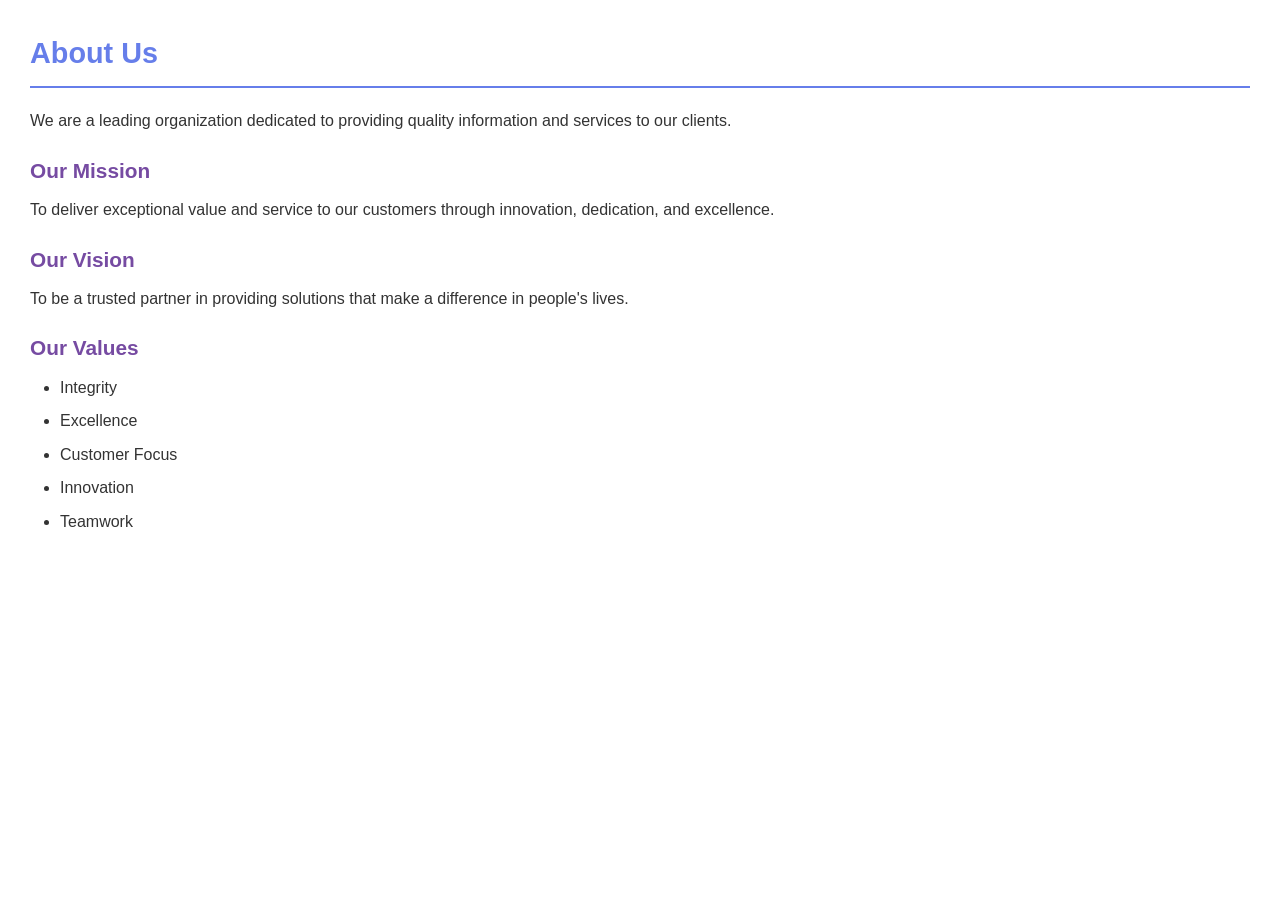
<file: 3_framed_website/about.html>
<!DOCTYPE html>
<html>
<head>
    <title>About Us</title>
    <link rel="stylesheet" href="style.css">
</head>
<body class="right-body">
    <div class="content">
        <h2>About Us</h2>
        <p>We are a leading organization dedicated to providing quality information and services to our clients.</p>
        <h3>Our Mission</h3>
        <p>To deliver exceptional value and service to our customers through innovation, dedication, and excellence.</p>
        <h3>Our Vision</h3>
        <p>To be a trusted partner in providing solutions that make a difference in people's lives.</p>
        <h3>Our Values</h3>
        <ul>
            <li>Integrity</li>
            <li>Excellence</li>
            <li>Customer Focus</li>
            <li>Innovation</li>
            <li>Teamwork</li>
        </ul>
    </div>
</body>
</html>
</file>
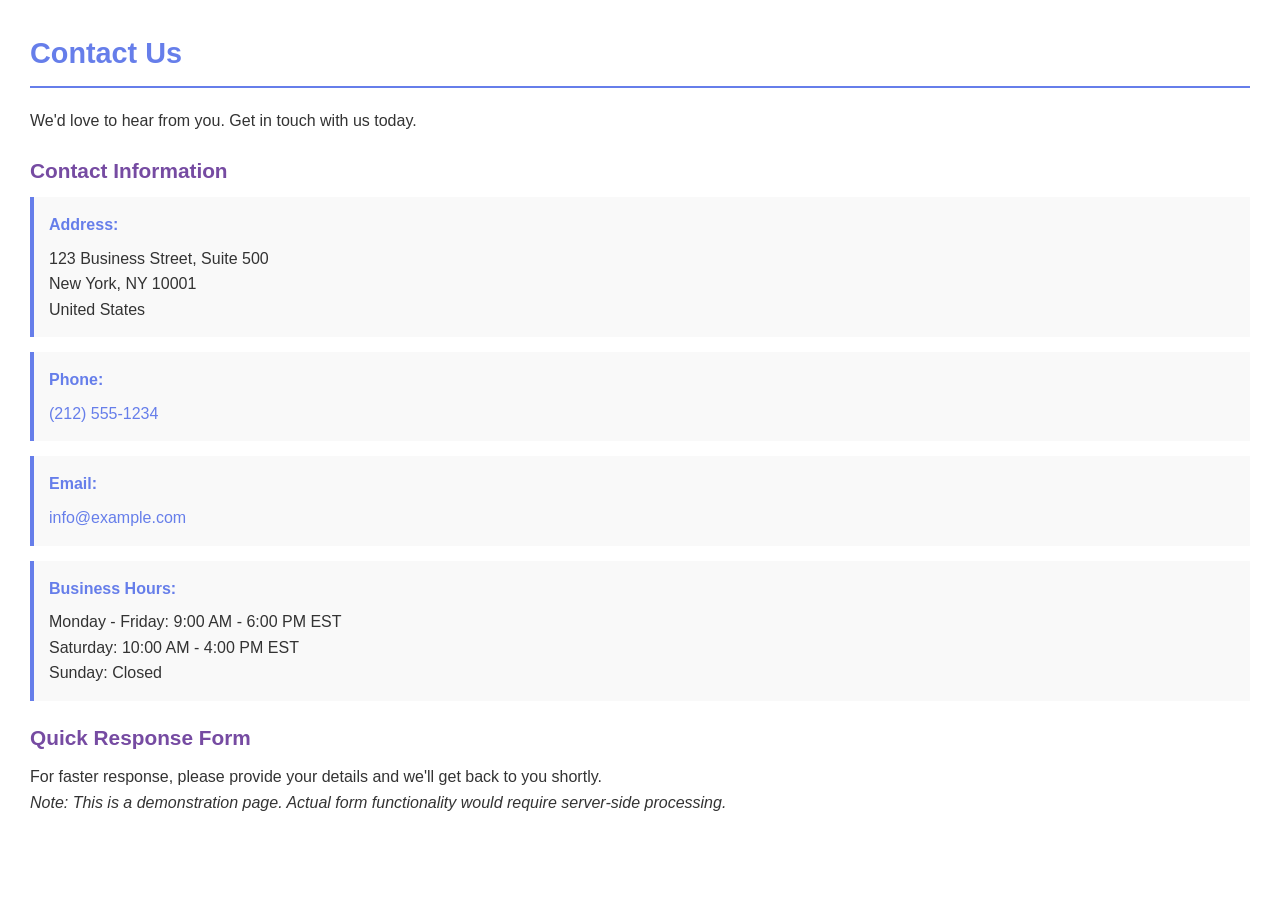
<file: 3_framed_website/contact.html>
<!DOCTYPE html>
<html>
<head>
    <title>Contact</title>
    <link rel="stylesheet" href="style.css">
</head>
<body class="right-body">
    <div class="content">
        <h2>Contact Us</h2>
        <p>We'd love to hear from you. Get in touch with us today.</p>
        <h3>Contact Information</h3>
        <div class="contact-item">
            <strong>Address:</strong>
            <p>123 Business Street, Suite 500<br>
            New York, NY 10001<br>
            United States</p>
        </div>
        <div class="contact-item">
            <strong>Phone:</strong>
            <p><a href="tel:+12125551234">(212) 555-1234</a></p>
        </div>
        <div class="contact-item">
            <strong>Email:</strong>
            <p><a href="mailto:info@example.com">info@example.com</a></p>
        </div>
        <div class="contact-item">
            <strong>Business Hours:</strong>
            <p>Monday - Friday: 9:00 AM - 6:00 PM EST<br>
            Saturday: 10:00 AM - 4:00 PM EST<br>
            Sunday: Closed</p>
        </div>
        <h3>Quick Response Form</h3>
        <p>For faster response, please provide your details and we'll get back to you shortly.</p>
        <p><em>Note: This is a demonstration page. Actual form functionality would require server-side processing.</em></p>
    </div>
</body>
</html>
</file>
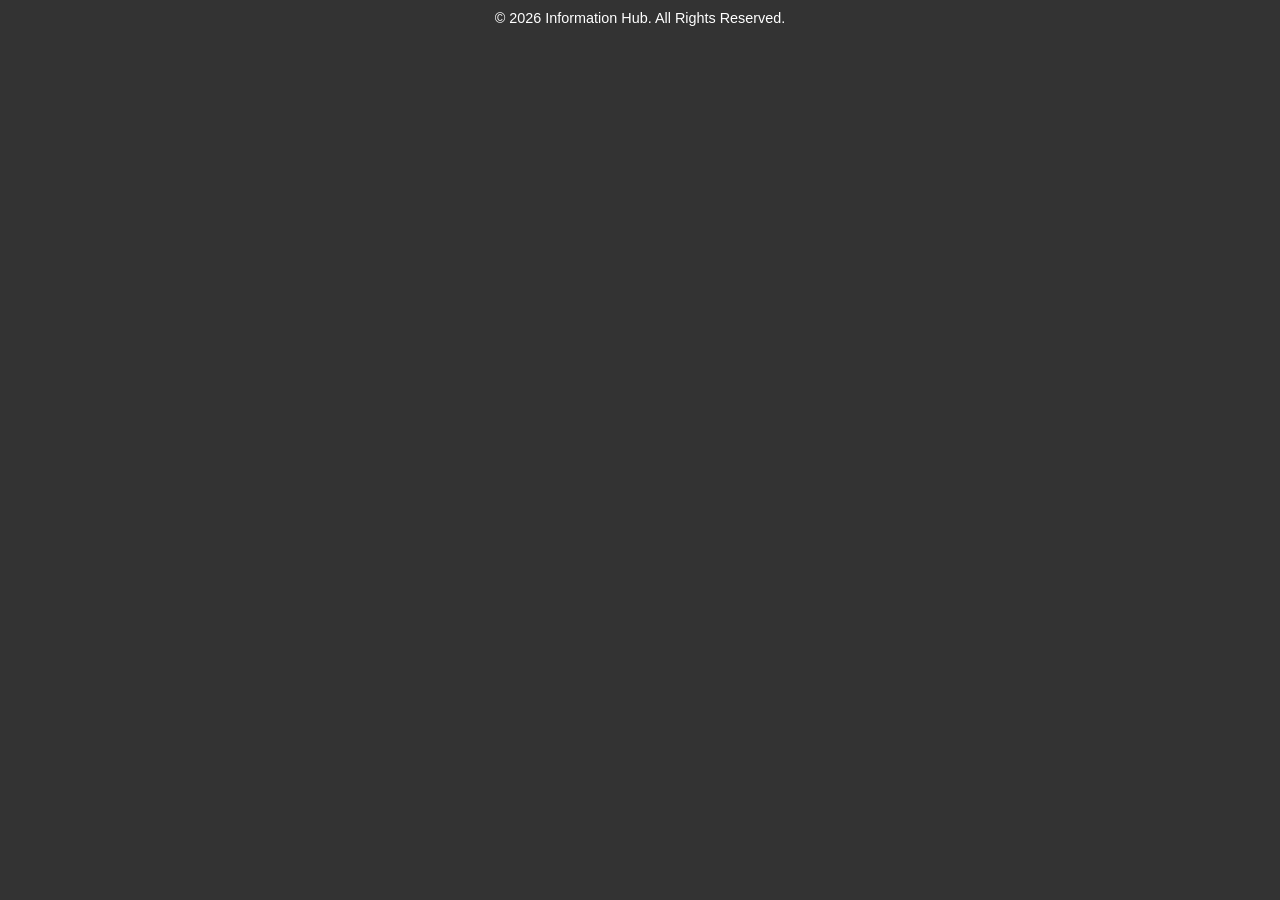
<file: 3_framed_website/footer.html>
<!DOCTYPE html>
<html>
<head>
    <title>Footer</title>
    <link rel="stylesheet" href="style.css">
</head>
<body class="footer-body">
    <div class="footer">
        <p>&copy; 2026 Information Hub. All Rights Reserved.</p>
    </div>
</body>
</html>
</file>
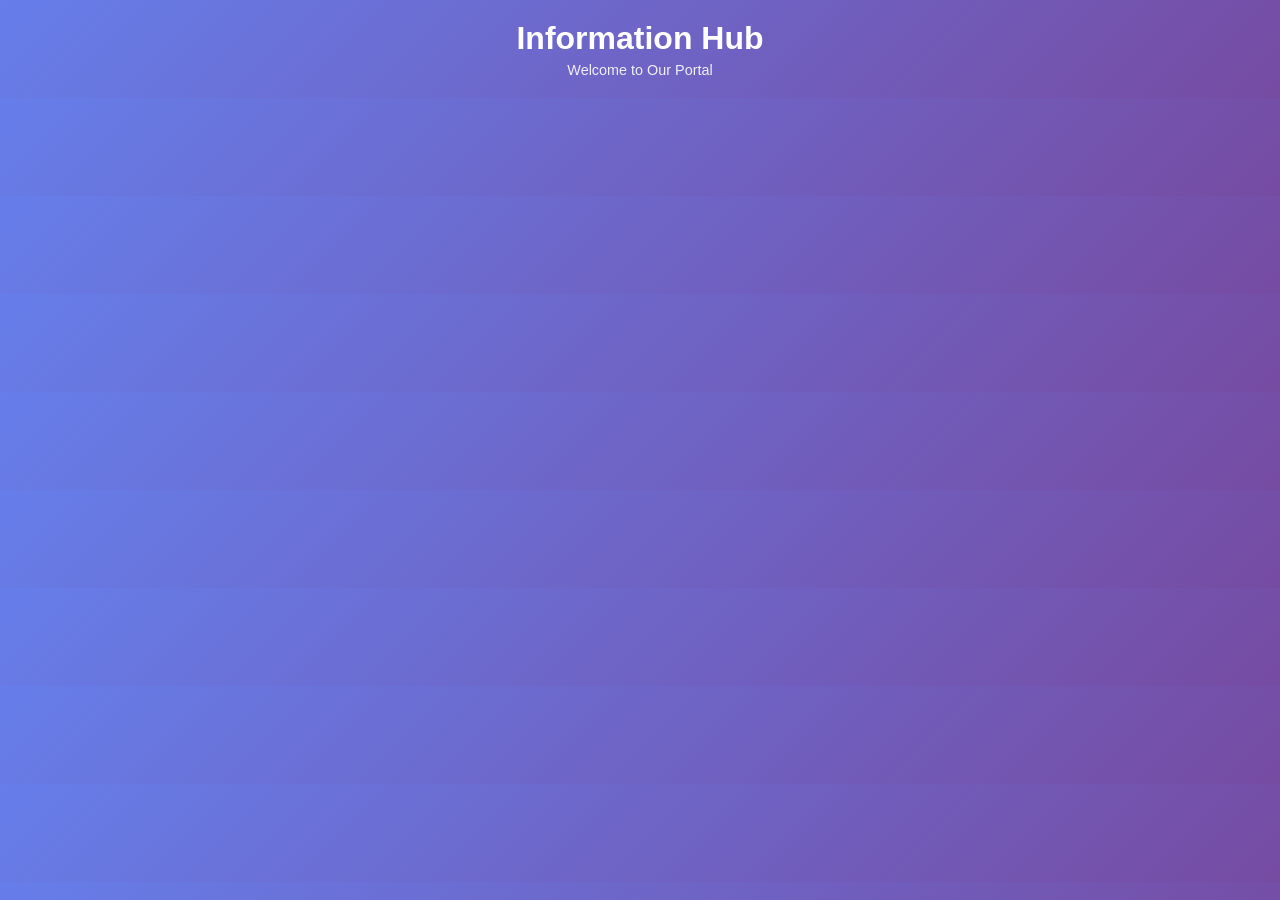
<file: 3_framed_website/header.html>
<!DOCTYPE html>
<html>
<head>
    <title>Header</title>
    <link rel="stylesheet" href="style.css">
</head>
<body class="header-body">
    <div class="header">
        <h1>Information Hub</h1>
        <p>Welcome to Our Portal</p>
    </div>
</body>
</html>
</file>
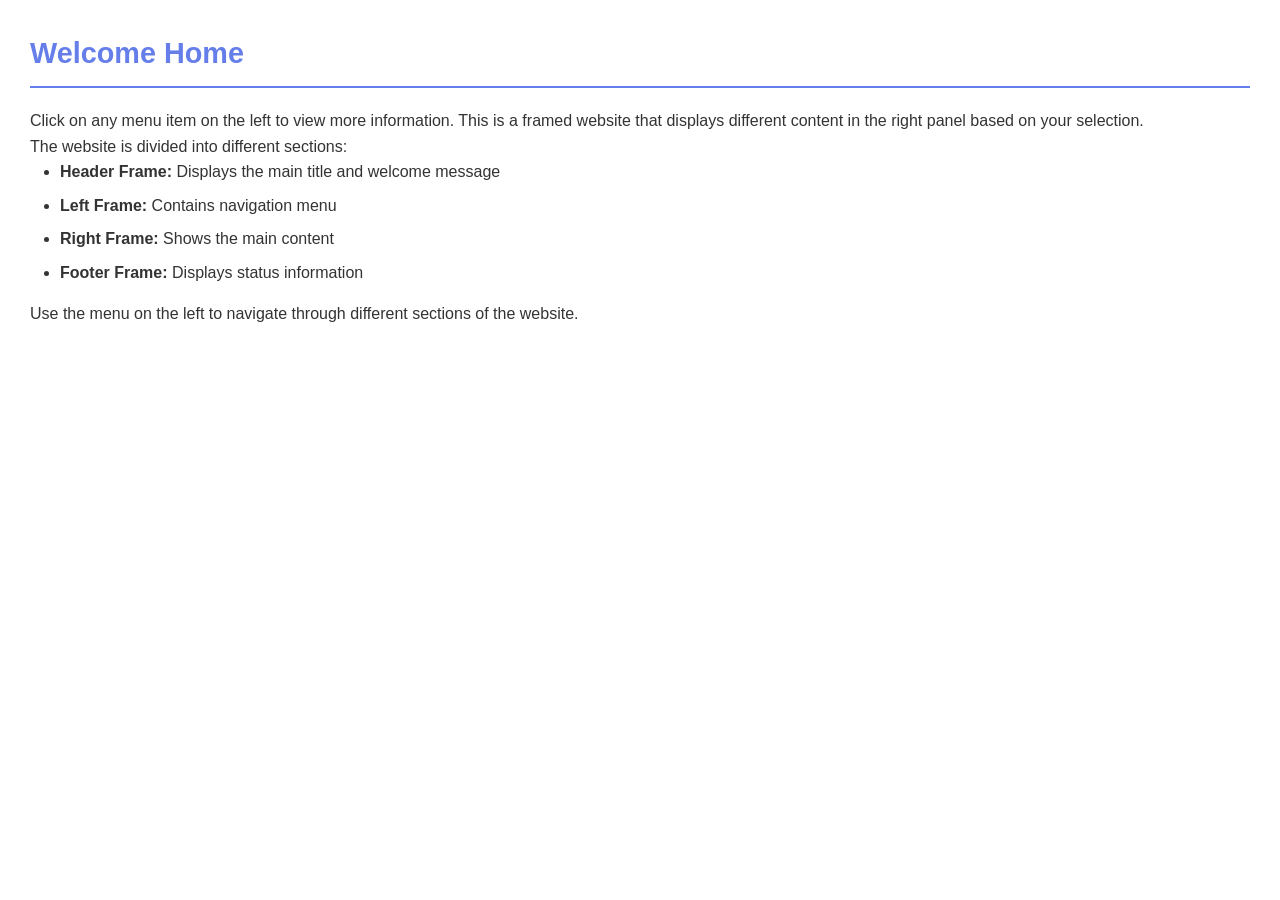
<file: 3_framed_website/home.html>
<!DOCTYPE html>
<html>
<head>
    <title>Home</title>
    <link rel="stylesheet" href="style.css">
</head>
<body class="right-body">
    <div class="content">
        <h2>Welcome Home</h2>
        <p>Click on any menu item on the left to view more information. This is a framed website that displays different content in the right panel based on your selection.</p>
        <p>The website is divided into different sections:</p>
        <ul>
            <li><strong>Header Frame:</strong> Displays the main title and welcome message</li>
            <li><strong>Left Frame:</strong> Contains navigation menu</li>
            <li><strong>Right Frame:</strong> Shows the main content</li>
            <li><strong>Footer Frame:</strong> Displays status information</li>
        </ul>
        <p>Use the menu on the left to navigate through different sections of the website.</p>
    </div>
</body>
</html>
</file>
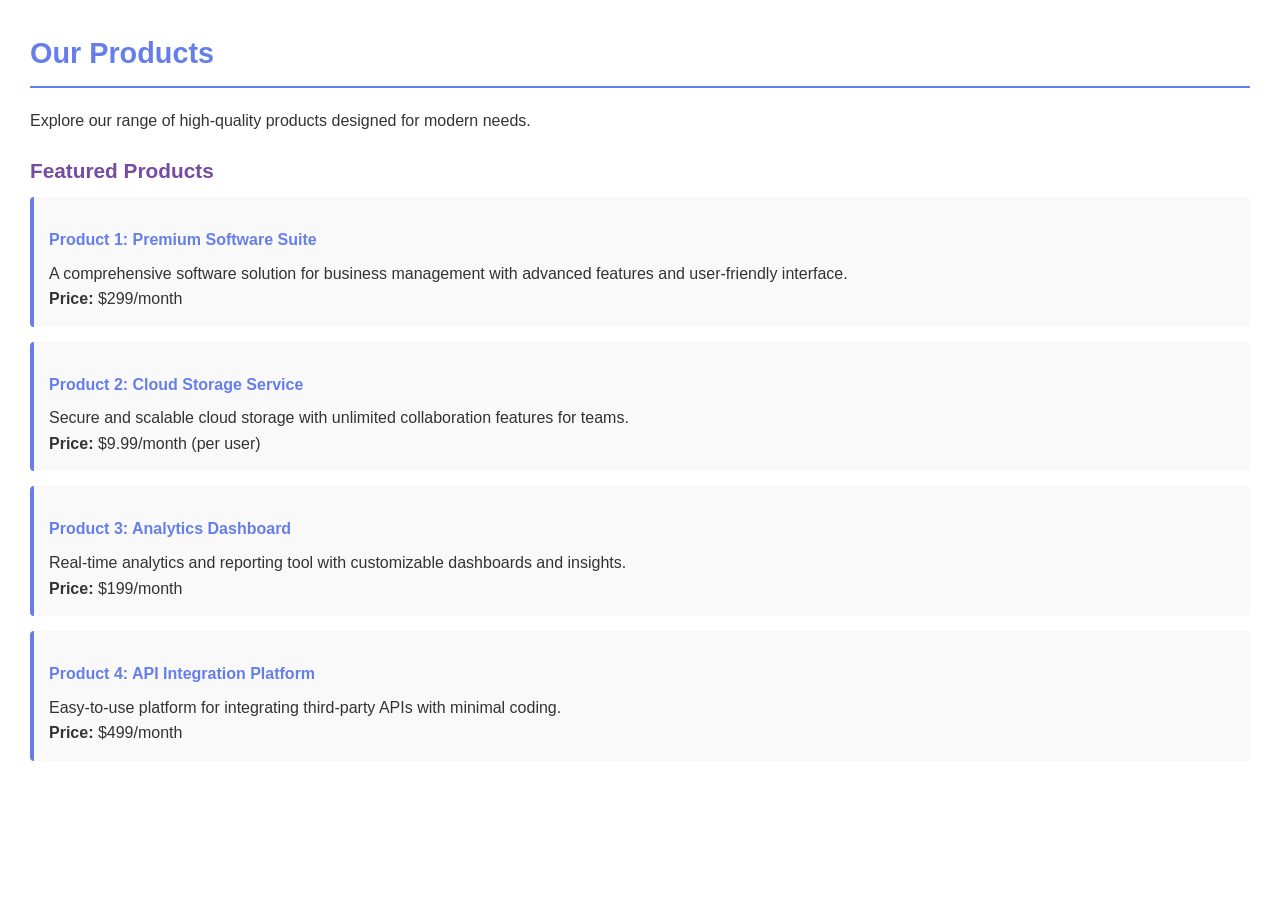
<file: 3_framed_website/products.html>
<!DOCTYPE html>
<html>
<head>
    <title>Products</title>
    <link rel="stylesheet" href="style.css">
</head>
<body class="right-body">
    <div class="content">
        <h2>Our Products</h2>
        <p>Explore our range of high-quality products designed for modern needs.</p>
        <h3>Featured Products</h3>
        <div class="product">
            <h4>Product 1: Premium Software Suite</h4>
            <p>A comprehensive software solution for business management with advanced features and user-friendly interface.</p>
            <p><strong>Price:</strong> $299/month</p>
        </div>
        <div class="product">
            <h4>Product 2: Cloud Storage Service</h4>
            <p>Secure and scalable cloud storage with unlimited collaboration features for teams.</p>
            <p><strong>Price:</strong> $9.99/month (per user)</p>
        </div>
        <div class="product">
            <h4>Product 3: Analytics Dashboard</h4>
            <p>Real-time analytics and reporting tool with customizable dashboards and insights.</p>
            <p><strong>Price:</strong> $199/month</p>
        </div>
        <div class="product">
            <h4>Product 4: API Integration Platform</h4>
            <p>Easy-to-use platform for integrating third-party APIs with minimal coding.</p>
            <p><strong>Price:</strong> $499/month</p>
        </div>
    </div>
</body>
</html>
</file>
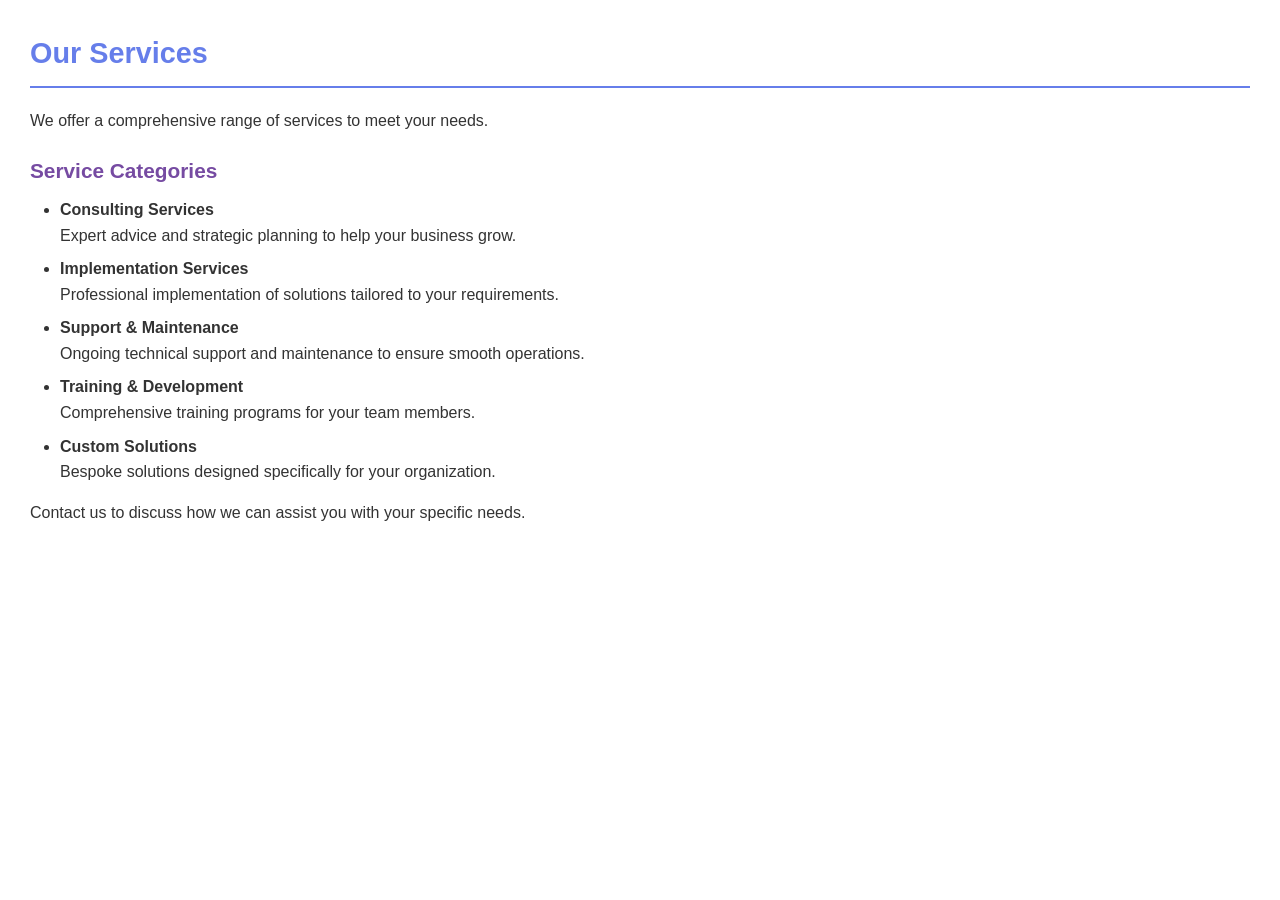
<file: 3_framed_website/services.html>
<!DOCTYPE html>
<html>
<head>
    <title>Services</title>
    <link rel="stylesheet" href="style.css">
</head>
<body class="right-body">
    <div class="content">
        <h2>Our Services</h2>
        <p>We offer a comprehensive range of services to meet your needs.</p>
        <h3>Service Categories</h3>
        <ul>
            <li>
                <strong>Consulting Services</strong>
                <p>Expert advice and strategic planning to help your business grow.</p>
            </li>
            <li>
                <strong>Implementation Services</strong>
                <p>Professional implementation of solutions tailored to your requirements.</p>
            </li>
            <li>
                <strong>Support & Maintenance</strong>
                <p>Ongoing technical support and maintenance to ensure smooth operations.</p>
            </li>
            <li>
                <strong>Training & Development</strong>
                <p>Comprehensive training programs for your team members.</p>
            </li>
            <li>
                <strong>Custom Solutions</strong>
                <p>Bespoke solutions designed specifically for your organization.</p>
            </li>
        </ul>
        <p>Contact us to discuss how we can assist you with your specific needs.</p>
    </div>
</body>
</html>
</file>
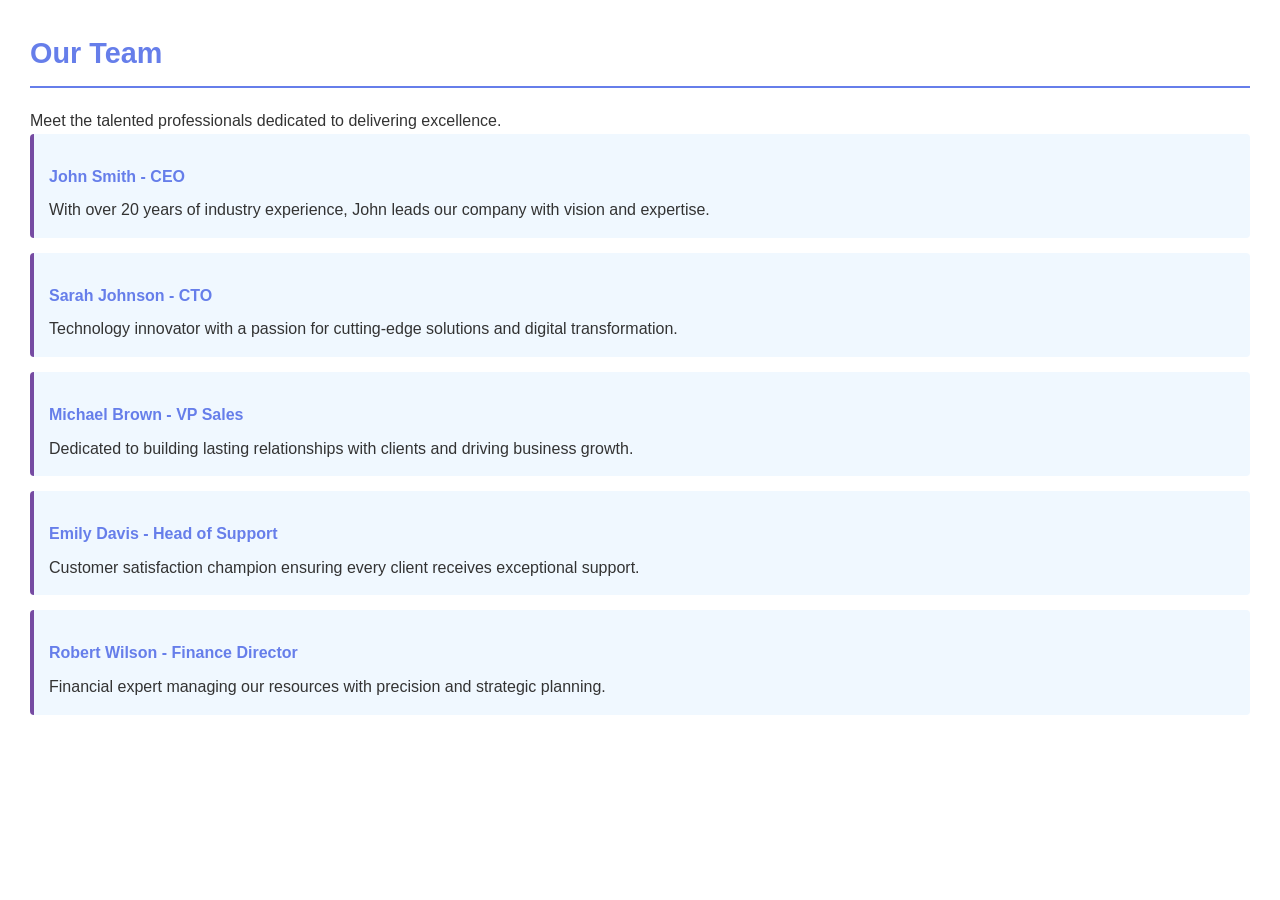
<file: 3_framed_website/team.html>
<!DOCTYPE html>
<html>
<head>
    <title>Our Team</title>
    <link rel="stylesheet" href="style.css">
</head>
<body class="right-body">
    <div class="content">
        <h2>Our Team</h2>
        <p>Meet the talented professionals dedicated to delivering excellence.</p>
        <div class="team-member">
            <h4>John Smith - CEO</h4>
            <p>With over 20 years of industry experience, John leads our company with vision and expertise.</p>
        </div>
        <div class="team-member">
            <h4>Sarah Johnson - CTO</h4>
            <p>Technology innovator with a passion for cutting-edge solutions and digital transformation.</p>
        </div>
        <div class="team-member">
            <h4>Michael Brown - VP Sales</h4>
            <p>Dedicated to building lasting relationships with clients and driving business growth.</p>
        </div>
        <div class="team-member">
            <h4>Emily Davis - Head of Support</h4>
            <p>Customer satisfaction champion ensuring every client receives exceptional support.</p>
        </div>
        <div class="team-member">
            <h4>Robert Wilson - Finance Director</h4>
            <p>Financial expert managing our resources with precision and strategic planning.</p>
        </div>
    </div>
</body>
</html>
</file>
<file: 1_timetable/style.css>
* {
    margin: 0;
    padding: 0;
    box-sizing: border-box;
}

body {
    font-family: 'Arial', sans-serif;
    background: linear-gradient(135deg, #667eea 0%, #764ba2 100%);
    padding: 20px;
    min-height: 100vh;
}

.container {
    max-width: 1000px;
    margin: 0 auto;
    background-color: white;
    padding: 30px;
    border-radius: 10px;
    box-shadow: 0 10px 30px rgba(0, 0, 0, 0.3);
}

h1 {
    text-align: center;
    color: #333;
    margin-bottom: 30px;
    font-size: 2.5em;
}

.timetable {
    width: 100%;
    border-collapse: collapse;
    background-color: #fff;
}

.timetable thead {
    background-color: #667eea;
}

.timetable th {
    color: white;
    padding: 15px;
    text-align: center;
    font-weight: bold;
    border: 2px solid #667eea;
    font-size: 1.1em;
}

.timetable td {
    padding: 15px;
    text-align: center;
    border: 2px solid #ddd;
    font-size: 1em;
}

.timetable tbody tr:nth-child(odd) {
    background-color: #f5f5f5;
}

.timetable tbody tr:hover {
    background-color: #e8e8ff;
}

.timetable .time {
    background-color: #f0f0f0;
    font-weight: bold;
    color: #333;
}

.timetable .break {
    background-color: #ffeb3b;
    font-weight: bold;
    color: #333;
}

.timetable .lunch {
    background-color: #ff9800;
    font-weight: bold;
    color: white;
}
</file>
<file: 2_college_webpage/style.css>
* {
    margin: 0;
    padding: 0;
    box-sizing: border-box;
}

body {
    font-family: 'Segoe UI', Tahoma, Geneva, Verdana, sans-serif;
    line-height: 1.6;
    color: #333;
    background-color: #f4f4f4;
}

header {
    background: linear-gradient(135deg, #1e3c72 0%, #2a5298 100%);
    color: white;
    padding: 40px 20px;
    text-align: center;
}

.logo h1 {
    font-size: 3em;
    margin-bottom: 10px;
}

.logo p {
    font-size: 1.3em;
    font-style: italic;
}

.navbar {
    background-color: #1a1a1a;
    padding: 0;
    position: sticky;
    top: 0;
    z-index: 100;
}

.navbar ul {
    list-style: none;
    display: flex;
    flex-wrap: wrap;
    max-width: 1200px;
    margin: 0 auto;
}

.navbar li {
    flex: 1;
    min-width: 150px;
}

.navbar a {
    display: block;
    color: white;
    padding: 15px 20px;
    text-decoration: none;
    text-align: center;
    transition: background-color 0.3s;
}

.navbar a:hover {
    background-color: #2a5298;
}

.container {
    max-width: 1200px;
    margin: 0 auto;
    padding: 20px;
}

.section {
    background-color: white;
    margin: 20px 0;
    padding: 30px;
    border-radius: 8px;
    box-shadow: 0 2px 5px rgba(0, 0, 0, 0.1);
}

.section h2 {
    color: #2a5298;
    margin-bottom: 20px;
    font-size: 2em;
    border-bottom: 3px solid #2a5298;
    padding-bottom: 10px;
}

.section h3 {
    color: #1e3c72;
    margin-top: 20px;
    margin-bottom: 10px;
}

.course-list {
    list-style: none;
    padding-left: 0;
}

.course-list > li {
    margin-bottom: 20px;
    padding: 15px;
    background-color: #f9f9f9;
    border-left: 4px solid #2a5298;
}

.course-list strong {
    color: #1e3c72;
    font-size: 1.1em;
    display: block;
    margin-bottom: 10px;
}

.course-list ul {
    list-style: none;
    padding-left: 20px;
}

.course-list li {
    padding: 5px 0;
}

.course-list a {
    color: #2a5298;
    text-decoration: none;
    transition: color 0.3s;
}

.course-list a:hover {
    color: #1e3c72;
    text-decoration: underline;
}

.dept-list {
    list-style: none;
    padding-left: 0;
}

.dept-list li {
    margin-bottom: 15px;
    padding: 20px;
    background: linear-gradient(135deg, #f5f7fa 0%, #c3cfe2 100%);
    border-radius: 5px;
}

.dept-list strong {
    color: #1e3c72;
    font-size: 1.1em;
}

.dept-list p {
    margin-top: 10px;
    color: #666;
}

.faculty-list {
    list-style: none;
    padding-left: 0;
}

.faculty-list li {
    padding: 15px;
    margin-bottom: 15px;
    background-color: #f0f8ff;
    border: 1px solid #2a5298;
    border-radius: 5px;
}

.faculty-list strong {
    color: #1e3c72;
}

.faculty-list a {
    color: #2a5298;
    text-decoration: none;
}

.faculty-list a:hover {
    text-decoration: underline;
}

.library-info h3 {
    color: #2a5298;
    margin-top: 20px;
}

.library-info ul {
    margin-left: 20px;
    margin-bottom: 20px;
}

.library-info li {
    margin-bottom: 8px;
    color: #555;
}

.library-info a {
    color: #2a5298;
    text-decoration: none;
}

.library-info a:hover {
    text-decoration: underline;
}

.contact-info p {
    margin-bottom: 10px;
    font-size: 1.05em;
}

.contact-info a {
    color: #2a5298;
    text-decoration: none;
}

.contact-info a:hover {
    text-decoration: underline;
}

footer {
    background-color: #1a1a1a;
    color: white;
    text-align: center;
    padding: 20px;
    margin-top: 40px;
}

footer p {
    margin: 0;
}

@media (max-width: 768px) {
    .navbar ul {
        flex-direction: column;
    }

    .navbar li {
        flex: none;
    }

    .section {
        padding: 15px;
    }

    .logo h1 {
        font-size: 2em;
    }
}
</file>
<file: 3_framed_website/style.css>
* {
    margin: 0;
    padding: 0;
    box-sizing: border-box;
}

body {
    font-family: 'Arial', sans-serif;
}

/* Header Styling */
.header-body {
    background: linear-gradient(135deg, #667eea 0%, #764ba2 100%);
    color: white;
}

.header {
    padding: 20px;
    text-align: center;
}

.header h1 {
    font-size: 2em;
    margin-bottom: 5px;
}

.header p {
    font-size: 0.9em;
    opacity: 0.9;
}

/* Left Navigation Styling */
.left-body {
    background-color: #f4f4f4;
    height: 100%;
    overflow-y: auto;
}

.left-nav {
    padding: 20px 10px;
}

.left-nav h3 {
    color: #333;
    margin-bottom: 20px;
    text-align: center;
    font-size: 1.2em;
}

.left-nav ul {
    list-style: none;
}

.left-nav li {
    margin-bottom: 10px;
}

.left-nav a {
    display: block;
    padding: 12px 15px;
    color: white;
    background-color: #667eea;
    text-decoration: none;
    border-radius: 4px;
    transition: background-color 0.3s;
    font-weight: bold;
    text-align: center;
}

.left-nav a:hover {
    background-color: #764ba2;
}

/* Right Content Styling */
.right-body {
    background-color: white;
    color: #333;
}

.content {
    padding: 30px;
    line-height: 1.6;
}

.content h2 {
    color: #667eea;
    margin-bottom: 20px;
    font-size: 1.8em;
    border-bottom: 2px solid #667eea;
    padding-bottom: 10px;
}

.content h3 {
    color: #764ba2;
    margin-top: 20px;
    margin-bottom: 10px;
    font-size: 1.3em;
}

.content h4 {
    color: #667eea;
    margin-top: 15px;
    margin-bottom: 8px;
}

.content ul {
    margin-left: 30px;
    margin-bottom: 15px;
}

.content li {
    margin-bottom: 8px;
}

.content a {
    color: #667eea;
    text-decoration: none;
}

.content a:hover {
    text-decoration: underline;
}

.product {
    background-color: #f9f9f9;
    padding: 15px;
    margin-bottom: 15px;
    border-left: 4px solid #667eea;
    border-radius: 4px;
}

.team-member {
    background-color: #f0f8ff;
    padding: 15px;
    margin-bottom: 15px;
    border-left: 4px solid #764ba2;
    border-radius: 4px;
}

.contact-item {
    background-color: #f9f9f9;
    padding: 15px;
    margin-bottom: 15px;
    border-left: 4px solid #667eea;
}

.contact-item strong {
    color: #667eea;
    display: block;
    margin-bottom: 8px;
}

/* Footer Styling */
.footer-body {
    background-color: #333;
    color: white;
    height: 100%;
    display: flex;
    align-items: center;
}

.footer {
    width: 100%;
    text-align: center;
    padding: 10px;
    font-size: 0.9em;
}

.footer p {
    margin: 0;
}
</file>
